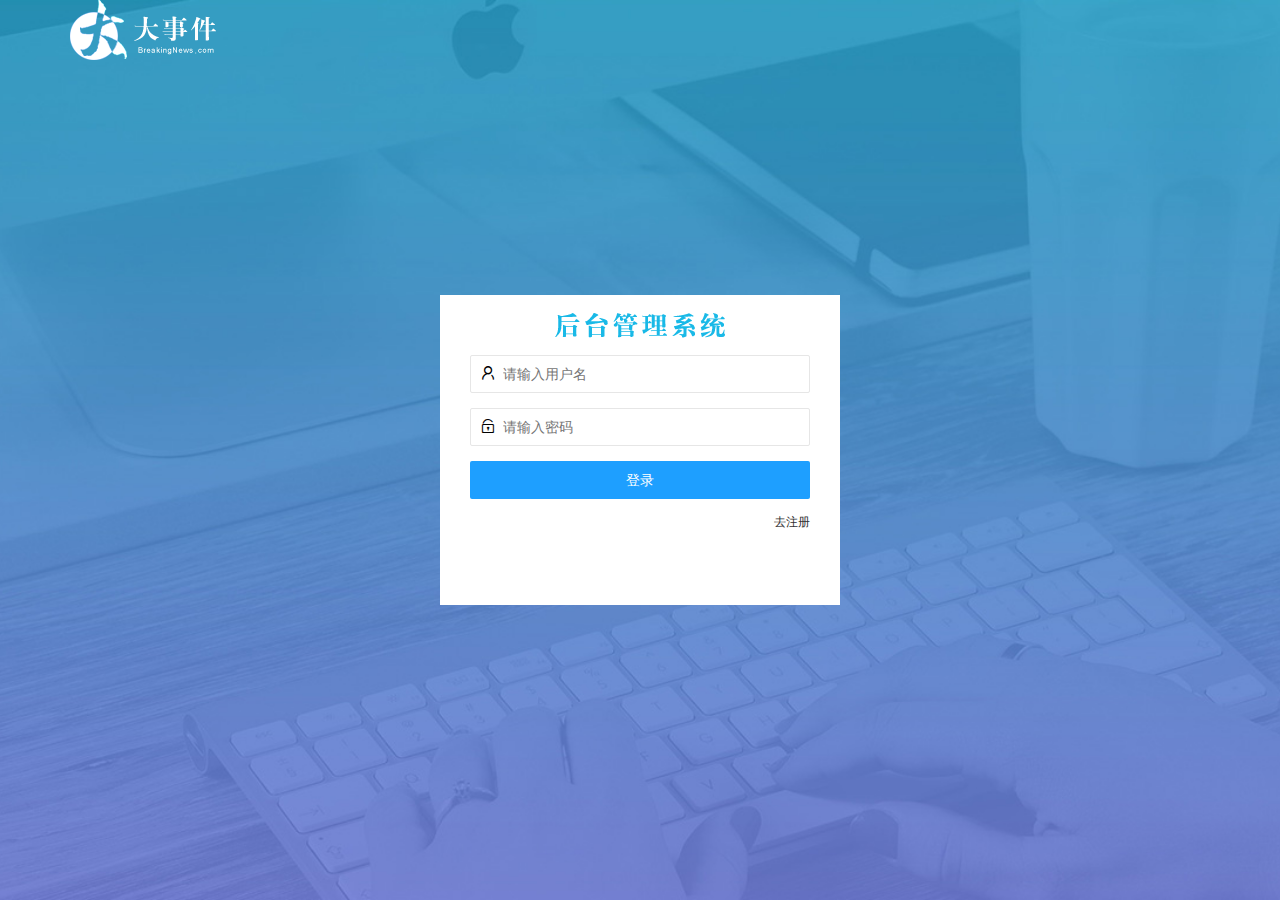
<file: login.html>
<!DOCTYPE html>
<html lang="en">

<head>
  <meta charset="UTF-8">
  <meta http-equiv="X-UA-Compatible" content="IE=edge">
  <meta name="viewport" content="width=device-width, initial-scale=1.0">
  <title>登录页面</title>
  <!-- login的样式 -->
  <link rel="stylesheet" href="/assets/css/login.css">
  <!-- layui的样式 -->
  <link rel="stylesheet" href="/assets/lib/layui/css/layui.css">
</head>

<body>
  <!-- 头部logo -->
  <div class="layui-main">
    <img src="/assets/images/logo.png" alt="">
  </div>
  <!-- 登录注册 -->
  <div class="loginAndRegBox">
    <div class="titleBox"></div>
    <!-- 登录 -->
    <div class="login-box">
      <!-- 登录表单 -->
      <form class="layui-form" id="form_login">
        <!-- 用户名 -->
        <div class="layui-form-item">
          <i class="layui-icon layui-icon-username"></i>
          <input type="text" name="username" required lay-verify="required" placeholder="请输入用户名" autocomplete="off"
            class="layui-input">
        </div>
        <!-- 密码 -->
        <div class="layui-form-item">
          <i class="layui-icon layui-icon-password"></i>
          <input type="password" name="password" required lay-verify="required |pwd" placeholder="请输入密码"
            autocomplete="off" class="layui-input">
        </div>
        <!-- 登录按钮 -->
        <div class="layui-form-item">
          <button class="layui-btn layui-btn-fluid layui-btn-normal" lay-submit>登录</button>
        </div>
        <div class="layui-form-item links">
          <a href="javaScript:;" id="link-reg">去注册</a>
        </div>
      </form>
    </div>
    <!-- 注册 -->
    <div class="reg-box">
      <form class="layui-form" id="form_reg">
        <!-- 用户名 -->
        <div class="layui-form-item">
          <i class="layui-icon layui-icon-username"></i>
          <input type="text" name="username" required lay-verify="required" placeholder="请输入用户名" autocomplete="off"
            class="layui-input">
        </div>
        <!-- 密码 -->
        <div class="layui-form-item">
          <i class="layui-icon layui-icon-password"></i>
          <input type="password" name="password" required lay-verify="required|pwd" placeholder="请输入密码"
            autocomplete="off" class="layui-input">
        </div>
        <!-- 重复密码 -->
        <div class="layui-form-item">
          <i class="layui-icon layui-icon-password"></i>
          <input type="password" name="repassword" required lay-verify="required|repwd" placeholder="请重复密码"
            autocomplete="off" class="layui-input">
        </div>
        <!-- 注册按钮 -->
        <div class="layui-form-item">
          <button class="layui-btn layui-btn-fluid layui-btn-normal" lay-submit>确定注册</button>
        </div>
        <div class="layui-form-item links">
          <a href="javaScript:;" id="link-login">去登录</a>
        </div>
      </form>

    </div>
  </div>
  <!-- 导入jquery -->
  <script src="/assets/lib/jquery.js"></script>
  <script src="/assets/js/baseApi.js"></script>
  <!-- 导入自己的js脚本 -->
  <script src="/assets/js/login.js"></script>
  <script src="/assets/lib/layui/layui.all.js"></script>
</body>

</html>
</file>
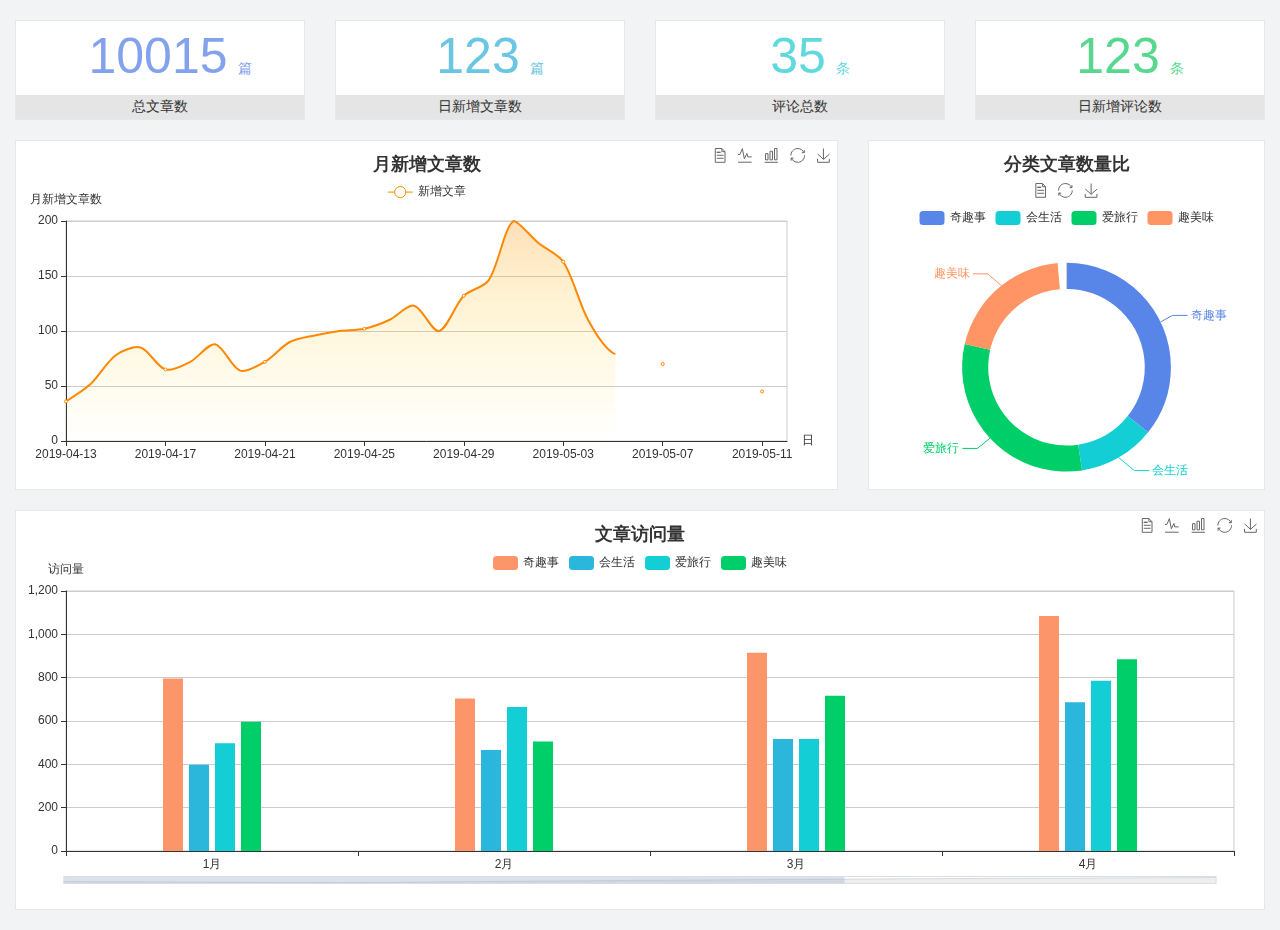
<file: home/dashboard.html>
<!DOCTYPE html>
<html lang="en">

<head>
  <meta charset="UTF-8">
  <meta name="viewport" content="width=device-width, initial-scale=1.0">
  <meta http-equiv="X-UA-Compatible" content="ie=edge">
  <title>图表统计</title>
  <link rel="stylesheet" href="../../assets/lib/bootstrap.css" />
  <link rel="stylesheet" href="../../assets/lib/main.css" />
  <script src="../../assets/lib/jquery.js"></script>
  <script type="text/javascript" src="../../assets/lib/echarts.min.js"></script>
</head>

<body>
  <div class="container-fluid">
    <div class="row spannel_list">
      <div class="col-sm-3 col-xs-6">
        <div class="spannel">
          <em>10015</em><span>篇</span>
          <b>总文章数</b>
        </div>
      </div>
      <div class="col-sm-3 col-xs-6">
        <div class="spannel scolor01">
          <em>123</em><span>篇</span>
          <b>日新增文章数</b>
        </div>
      </div>
      <div class="col-sm-3 col-xs-6">
        <div class="spannel scolor02">
          <em>35</em><span>条</span>
          <b>评论总数</b>
        </div>
      </div>
      <div class="col-sm-3 col-xs-6">
        <div class="spannel scolor03">
          <em>123</em><span>条</span>
          <b>日新增评论数</b>
        </div>
      </div>
    </div>
  </div>

  <div class="container-fluid">
    <div class="row curve-pie">
      <div class="col-lg-8 col-md-8">
        <div class="gragh_pannel" id="curve_show"></div>
      </div>
      <div class="col-lg-4 col-md-4">
        <div class="gragh_pannel" id="pie_show"></div>
      </div>
    </div>
  </div>

  <div class="container-fluid">
    <div class="column_pannel" id="column_show"></div>
  </div>

  <script>
    var oChart = echarts.init(document.getElementById('curve_show'));
    var aList_all = [
      { 'count': 36, 'date': '2019-04-13' },
      { 'count': 52, 'date': '2019-04-14' },
      { 'count': 78, 'date': '2019-04-15' },
      { 'count': 85, 'date': '2019-04-16' },
      { 'count': 65, 'date': '2019-04-17' },
      { 'count': 72, 'date': '2019-04-18' },
      { 'count': 88, 'date': '2019-04-19' },
      { 'count': 64, 'date': '2019-04-20' },
      { 'count': 72, 'date': '2019-04-21' },
      { 'count': 90, 'date': '2019-04-22' },
      { 'count': 96, 'date': '2019-04-23' },
      { 'count': 100, 'date': '2019-04-24' },
      { 'count': 102, 'date': '2019-04-25' },
      { 'count': 110, 'date': '2019-04-26' },
      { 'count': 123, 'date': '2019-04-27' },
      { 'count': 100, 'date': '2019-04-28' },
      { 'count': 132, 'date': '2019-04-29' },
      { 'count': 146, 'date': '2019-04-30' },
      { 'count': 200, 'date': '2019-05-01' },
      { 'count': 180, 'date': '2019-05-02' },
      { 'count': 163, 'date': '2019-05-03' },
      { 'count': 110, 'date': '2019-05-04' },
      { 'count': 80, 'date': '2019-05-05' },
      { 'count': 82, 'date': '2019-05-06' },
      { 'count': 70, 'date': '2019-05-07' },
      { 'count': 65, 'date': '2019-05-08' },
      { 'count': 54, 'date': '2019-05-09' },
      { 'count': 40, 'date': '2019-05-10' },
      { 'count': 45, 'date': '2019-05-11' },
      { 'count': 38, 'date': '2019-05-12' },
    ];

    let aCount = [];
    let aDate = [];

    for (var i = 0; i < aList_all.length; i++) {
      aCount.push(aList_all[i].count);
      aDate.push(aList_all[i].date);
    }

    var chartopt = {
      title: {
        text: '月新增文章数',
        left: 'center',
        top: '10'
      },
      tooltip: {
        trigger: 'axis'
      },
      legend: {
        data: ['新增文章'],
        top: '40'
      },
      toolbox: {
        show: true,
        feature: {
          mark: { show: true },
          dataView: { show: true, readOnly: false },
          magicType: { show: true, type: ['line', 'bar'] },
          restore: { show: true },
          saveAsImage: { show: true }
        }
      },
      calculable: true,
      xAxis: [
        {
          name: '日',
          type: 'category',
          boundaryGap: false,
          data: aDate
        }
      ],
      yAxis: [
        {
          name: '月新增文章数',
          type: 'value'
        }
      ],
      series: [
        {
          name: '新增文章',
          type: 'line',
          smooth: true,
          itemStyle: { normal: { areaStyle: { type: 'default' }, color: '#f80' }, lineStyle: { color: '#f80' } },
          data: aCount
        }],
      areaStyle: {
        normal: {
          color: new echarts.graphic.LinearGradient(0, 0, 0, 1, [{
            offset: 0,
            color: 'rgba(255,136,0,0.39)'
          }, {
            offset: .34,
            color: 'rgba(255,180,0,0.25)'
          }, {
            offset: 1,
            color: 'rgba(255,222,0,0.00)'
          }])

        }
      },
      grid: {
        show: true,
        x: 50,
        x2: 50,
        y: 80,
        height: 220
      }
    };

    oChart.setOption(chartopt);


    var oPie = echarts.init(document.getElementById('pie_show'));
    var oPieopt =
    {
      title: {
        top: 10,
        text: '分类文章数量比',
        x: 'center'
      },
      tooltip: {
        trigger: 'item',
        formatter: "{a} <br/>{b} : {c} ({d}%)"
      },
      color: ['#5885e8', '#13cfd5', '#00ce68', '#ff9565'],
      legend: {
        x: 'center',
        top: 65,
        data: ['奇趣事', '会生活', '爱旅行', '趣美味']
      },
      toolbox: {
        show: true,
        x: 'center',
        top: 35,
        feature: {
          mark: { show: true },
          dataView: { show: true, readOnly: false },
          magicType: {
            show: true,
            type: ['pie', 'funnel'],
            option: {
              funnel: {
                x: '25%',
                width: '50%',
                funnelAlign: 'left',
                max: 1548
              }
            }
          },
          restore: { show: true },
          saveAsImage: { show: true }
        }
      },
      calculable: true,
      series: [
        {
          name: '访问来源',
          type: 'pie',
          radius: ['45%', '60%'],
          center: ['50%', '65%'],
          data: [
            { value: 300, name: '奇趣事' },
            { value: 100, name: '会生活' },
            { value: 260, name: '爱旅行' },
            { value: 180, name: '趣美味' }
          ]
        }
      ]
    };
    oPie.setOption(oPieopt);



    var oColumn = this.echarts.init(document.getElementById('column_show'));
    var oColumnopt =
    {
      title: {
        text: '文章访问量',
        left: 'center',
        top: '10'
      },
      tooltip: {
        trigger: 'axis'
      },
      legend: {
        data: ['奇趣事', '会生活', '爱旅行', '趣美味'],
        top: '40'
      },
      toolbox: {
        show: true,
        feature: {
          mark: { show: true },
          dataView: { show: true, readOnly: false },
          magicType: { show: true, type: ['line', 'bar'] },
          restore: { show: true },
          saveAsImage: { show: true }
        }
      },
      calculable: true,
      xAxis: [
        {
          type: 'category',
          data: ['1月', '2月', '3月', '4月', '5月']
        }
      ],
      yAxis: [
        {
          name: '访问量',
          type: 'value'
        }
      ],
      series: [
        {
          name: '奇趣事',
          type: 'bar',
          barWidth: 20,
          itemStyle: {
            normal: { areaStyle: { type: 'default' }, color: '#fd956a' }
          },
          data: [800, 708, 920, 1090, 1200]
        },
        {
          name: '会生活',
          type: 'bar',
          barWidth: 20,
          itemStyle: {
            normal: { areaStyle: { type: 'default' }, color: '#2bb6db' }
          },
          data: [400, 468, 520, 690, 800]
        },
        {
          name: '爱旅行',
          type: 'bar',
          barWidth: 20,
          itemStyle: {
            normal: { areaStyle: { type: 'default' }, color: '#13cfd5' }
          },
          data: [500, 668, 520, 790, 900]
        },
        {
          name: '趣美味',
          type: 'bar',
          barWidth: 20,
          itemStyle: {
            normal: { areaStyle: { type: 'default' }, color: '#00ce68' }
          },
          data: [600, 508, 720, 890, 1000]
        }
      ],
      grid: {
        show: true,
        x: 50,
        x2: 30,
        y: 80,
        height: 260
      },
      dataZoom: [//给x轴设置滚动条
        {
          start: 0,//默认为0
          end: 100 - 1000 / 31,//默认为100
          type: 'slider',
          show: true,
          xAxisIndex: [0],
          handleSize: 0,//滑动条的 左右2个滑动条的大小
          height: 8,//组件高度
          left: 45, //左边的距离
          right: 50,//右边的距离
          bottom: 26,//右边的距离
          handleColor: '#ddd',//h滑动图标的颜色
          handleStyle: {
            borderColor: "#cacaca",
            borderWidth: "1",
            shadowBlur: 2,
            background: "#ddd",
            shadowColor: "#ddd",
          }
        }]
    };
    oColumn.setOption(oColumnopt);
  </script>
</body>

</html>
</file>
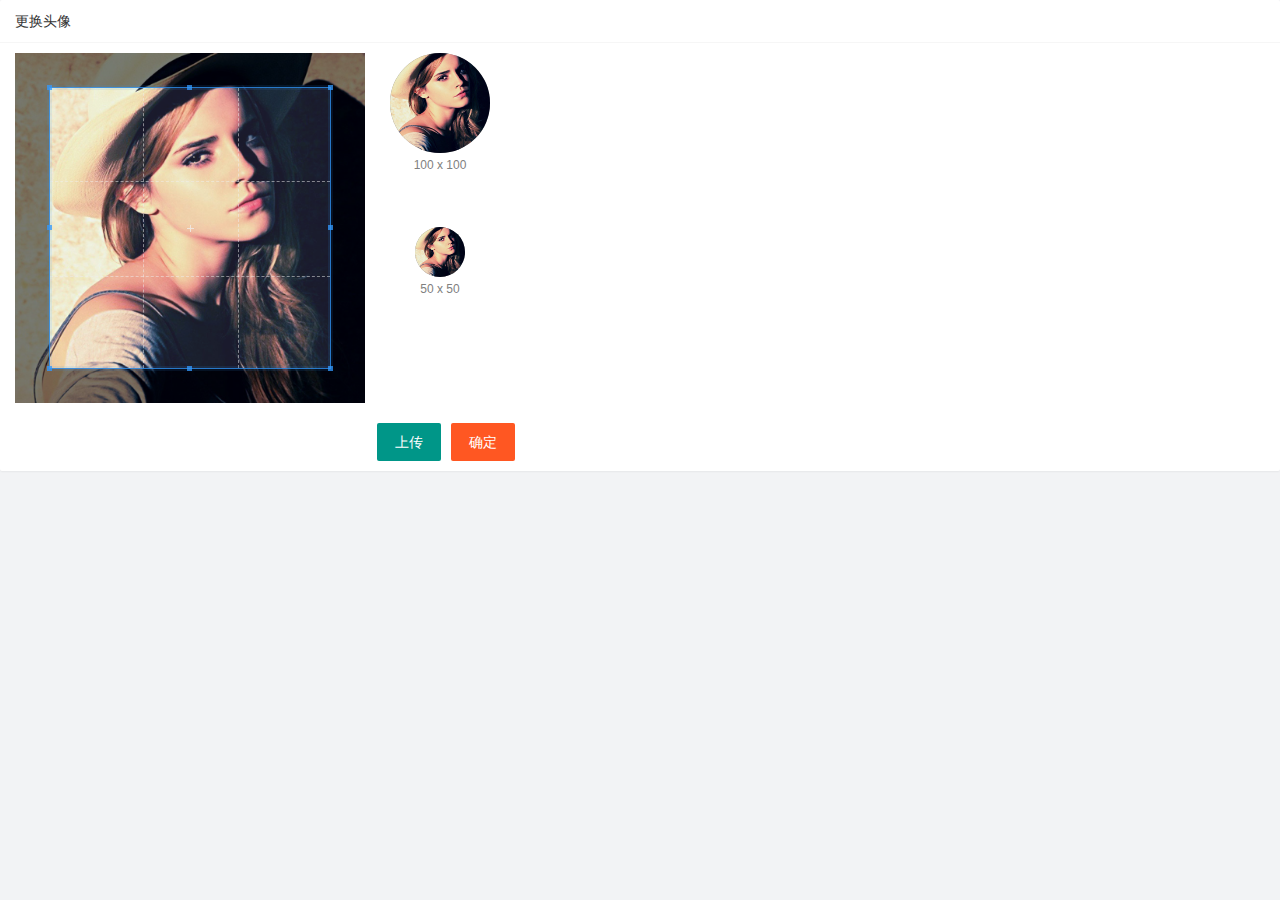
<file: user/user_avatar.html>
<!DOCTYPE html>
<html lang="en">

<head>
  <meta charset="UTF-8">
  <meta http-equiv="X-UA-Compatible" content="IE=edge">
  <meta name="viewport" content="width=device-width, initial-scale=1.0">
  <title>Document</title>
  <link rel="stylesheet" href="/assets/css/user_avatar.css">
  <link rel="stylesheet" href="/assets/lib/layui/css/layui.css">
  <link rel="stylesheet" href="/assets/lib/cropper/cropper.css" />
</head>

<body>
  <!-- 卡片区域 -->
  <div class="layui-card">
    <div class="layui-card-header">更换头像</div>
    <div class="layui-card-body">
      <input type="file" accept=".png,.jpg" id="file">
      <!-- 第一行的图片裁剪和预览区域 -->
      <div class="row1">
        <!-- 图片裁剪区域 -->
        <div class="cropper-box">
          <!-- 这个 img 标签很重要，将来会把它初始化为裁剪区域 -->
          <img id="image" src="/assets/images/sample.jpg" />
        </div>
        <!-- 图片的预览区域 -->
        <div class="preview-box">
          <div>
            <!-- 宽高为 100px 的预览区域 -->
            <div class="img-preview w100"></div>
            <p class="size">100 x 100</p>
          </div>
          <div>
            <!-- 宽高为 50px 的预览区域 -->
            <div class="img-preview w50"></div>
            <p class="size">50 x 50</p>
          </div>
        </div>
      </div>

      <!-- 第二行的按钮区域 -->
      <div class="row2">
        <button type="button" class="layui-btn" id="btnChooseImage">上传</button>
        <button type="button" class="layui-btn layui-btn-danger" id="btnUpload">确定</button>
      </div>
    </div>
  </div>
  <script src="/assets/lib/layui/layui.all.js"></script>
  <script src="/assets/lib/jquery.js"></script>
  <script src="/assets/lib/cropper/Cropper.js"></script>
  <script src="/assets/lib/cropper/jquery-cropper.js"></script>
  <script src="/assets/js/baseApi.js"></script>
  <script src="/assets/js/user/user_avatar.js"></script>
</body>

</html>
</file>
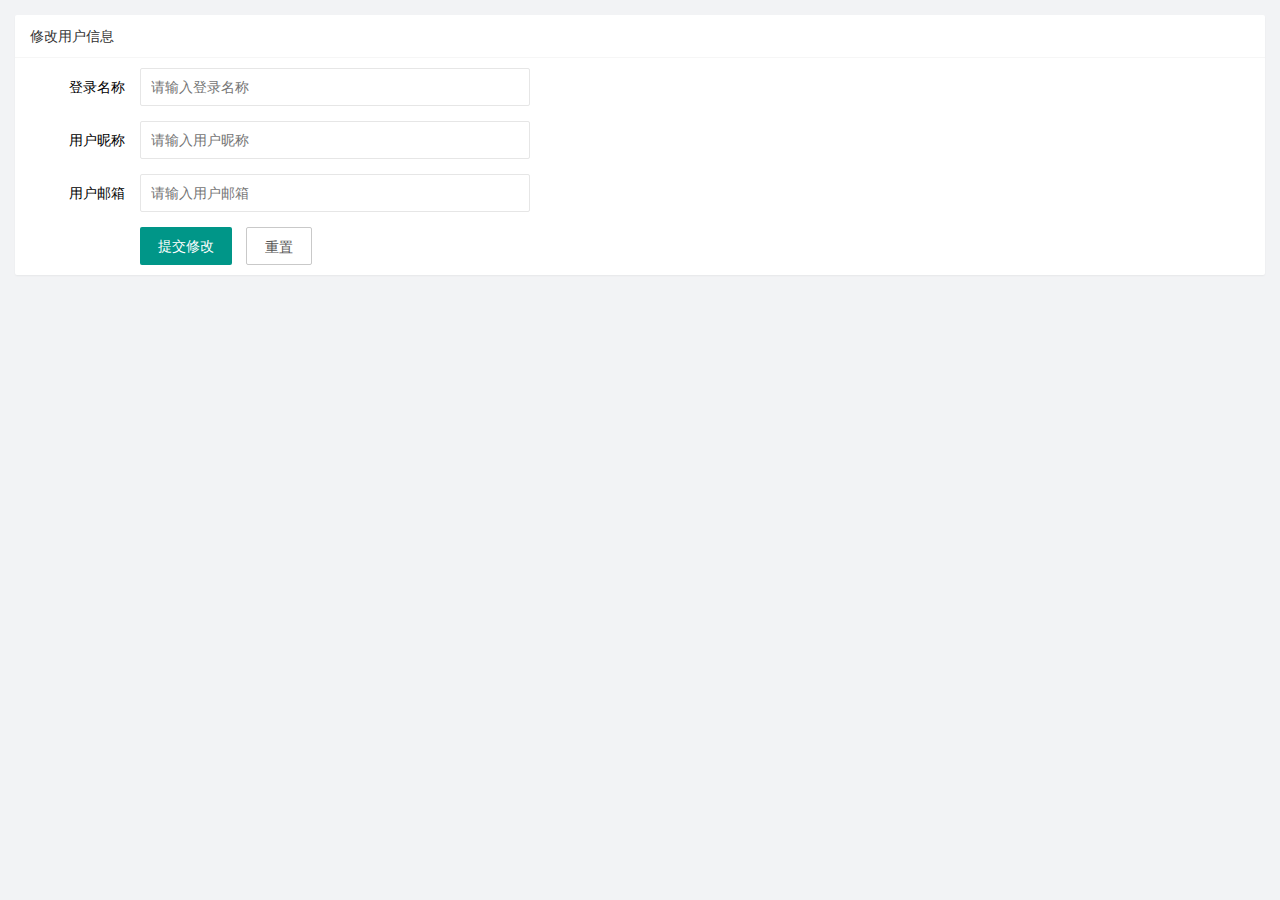
<file: user/user_info.html>
<!DOCTYPE html>
<html lang="en">

<head>
  <meta charset="UTF-8">
  <meta http-equiv="X-UA-Compatible" content="IE=edge">
  <meta name="viewport" content="width=device-width, initial-scale=1.0">
  <title>Document</title>
  <link rel="stylesheet" href="/assets/lib/layui/css/layui.css">
  <link rel="stylesheet" href="/assets/css/user_info.css">
</head>

<body>
  <!-- 卡片区域 -->
  <div class="layui-card">
    <div class="layui-card-header">修改用户信息</div>
    <div class="layui-card-body">
      <!-- form表单区域 -->
      <form class="layui-form" lay-filter="formUserInfo">
        <!-- 隐藏输入框 -->
        <input type="hidden" value="" name="id">

        <!-- 登录名称 -->
        <div class="layui-form-item">
          <label class="layui-form-label">登录名称</label>
          <div class="layui-input-block">
            <input type="text" name="username" required lay-verify="required" placeholder="请输入登录名称" autocomplete="off"
              class="layui-input" readonly>
          </div>
        </div>
        <!-- 用户昵称 -->
        <div class="layui-form-item">
          <label class="layui-form-label">用户昵称</label>
          <div class="layui-input-block">
            <input type="text" name="nickname" required lay-verify="required|nickname" placeholder="请输入用户昵称"
              autocomplete="off" class="layui-input">
          </div>
        </div>
        <!-- 用户邮箱 -->
        <div class="layui-form-item">
          <label class="layui-form-label">用户邮箱</label>
          <div class="layui-input-block">
            <input type="text" name="email" required lay-verify="required|email" placeholder="请输入用户邮箱"
              autocomplete="off" class="layui-input">
          </div>
        </div>
        <div class="layui-input-block">
          <button class="layui-btn" lay-submit lay-filter="formDemo">提交修改</button>
          <button id="btnReset" type="reset" class="layui-btn layui-btn-primary">重置</button>
        </div>
      </form>
    </div>
  </div>
  <script src="/assets/lib/layui/layui.all.js"></script>
  <script src="/assets/lib/jquery.js"></script>
  <script src="/assets/js/baseApi.js"></script>
  <script src="/assets/js/user/user_info.js"></script>
</body>

</html>
</file>
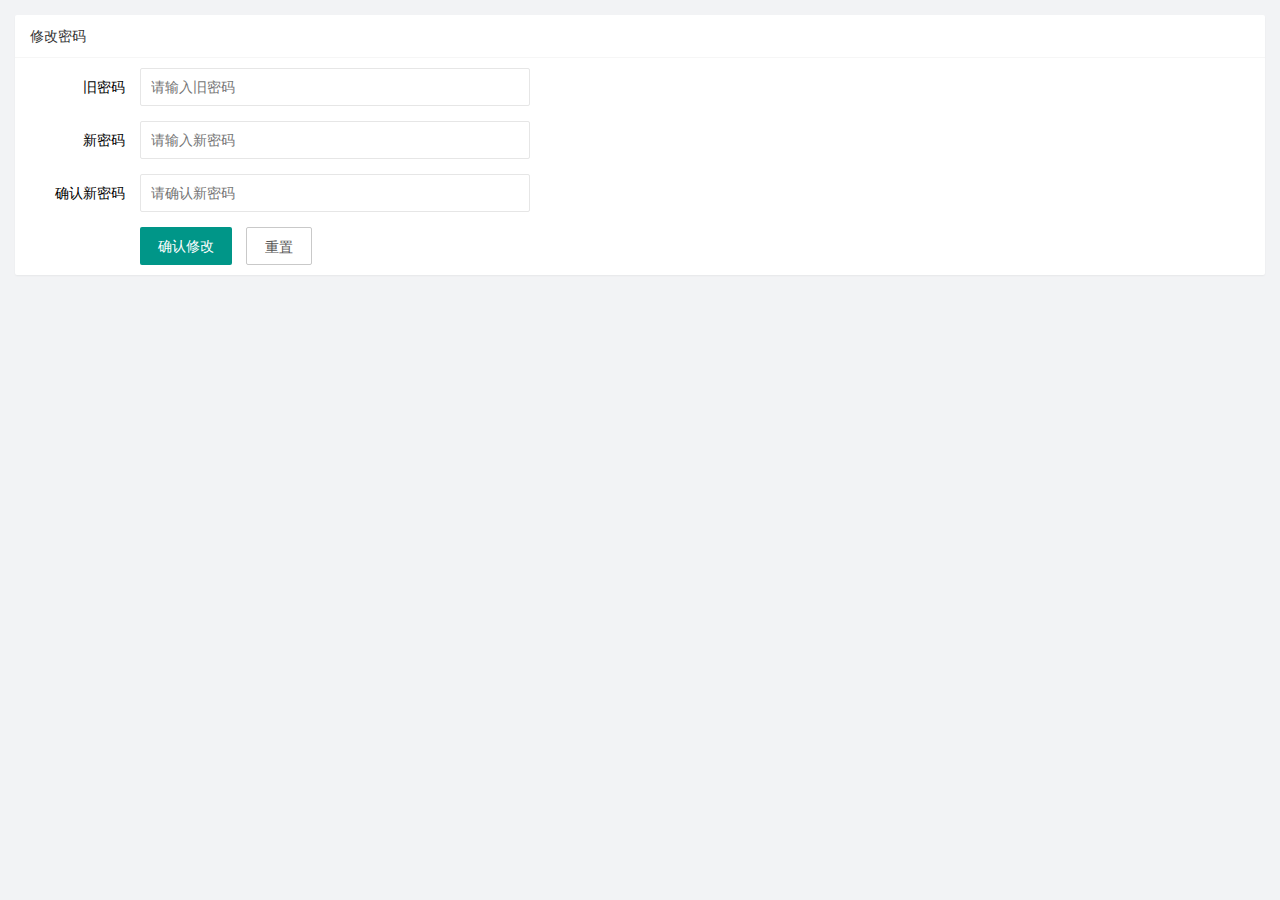
<file: user/user_pwd.html>
<!DOCTYPE html>
<html lang="en">

<head>
  <meta charset="UTF-8">
  <meta http-equiv="X-UA-Compatible" content="IE=edge">
  <meta name="viewport" content="width=device-width, initial-scale=1.0">
  <title>Document</title>
  <link rel="stylesheet" href="/assets/lib/layui/css/layui.css">
  <link rel="stylesheet" href="/assets/css/user_pwd.css">
</head>

<body>
  <!-- 卡片区域 -->
  <div class="layui-card">
    <div class="layui-card-header">修改密码</div>
    <div class="layui-card-body">
      <!-- 表单区域 -->
      <form class="layui-form">
        <!-- 旧密码 -->
        <div class="layui-form-item">
          <label class="layui-form-label">旧密码</label>
          <div class="layui-input-block">
            <input type="password" name="oldpwd" required lay-verify="required|pass" placeholder="请输入旧密码"
              autocomplete="off" class="layui-input">
          </div>
        </div>
        <!-- 新密码 -->
        <div class="layui-form-item">
          <label class="layui-form-label">新密码</label>
          <div class="layui-input-block">
            <input type="password" name="newpwd" required lay-verify="required|pass|compass" placeholder="请输入新密码"
              autocomplete="off" class="layui-input">
          </div>
        </div>
        <!-- 确认新密码 -->
        <div class="layui-form-item">
          <label class="layui-form-label">确认新密码</label>
          <div class="layui-input-block">
            <input type="password" name="ascpwd" required lay-verify="required|pass|comNewpass" placeholder="请确认新密码"
              autocomplete="off" class="layui-input">
          </div>
        </div>
        <!-- 提交和重置 -->
        <div class="layui-input-block">
          <button class="layui-btn" lay-submit lay-filter="formDemo">确认修改</button>
          <button type="reset" class="layui-btn layui-btn-primary">重置</button>
        </div>
      </form>
    </div>
  </div>

  <script src="/assets/lib/layui/layui.all.js"></script>
  <script src="/assets/lib/jquery.js"></script>
  <script src="/assets/js/baseApi.js"></script>
  <script src="/assets/js/user/user_pwd.js"></script>
</body>

</html>
</file>
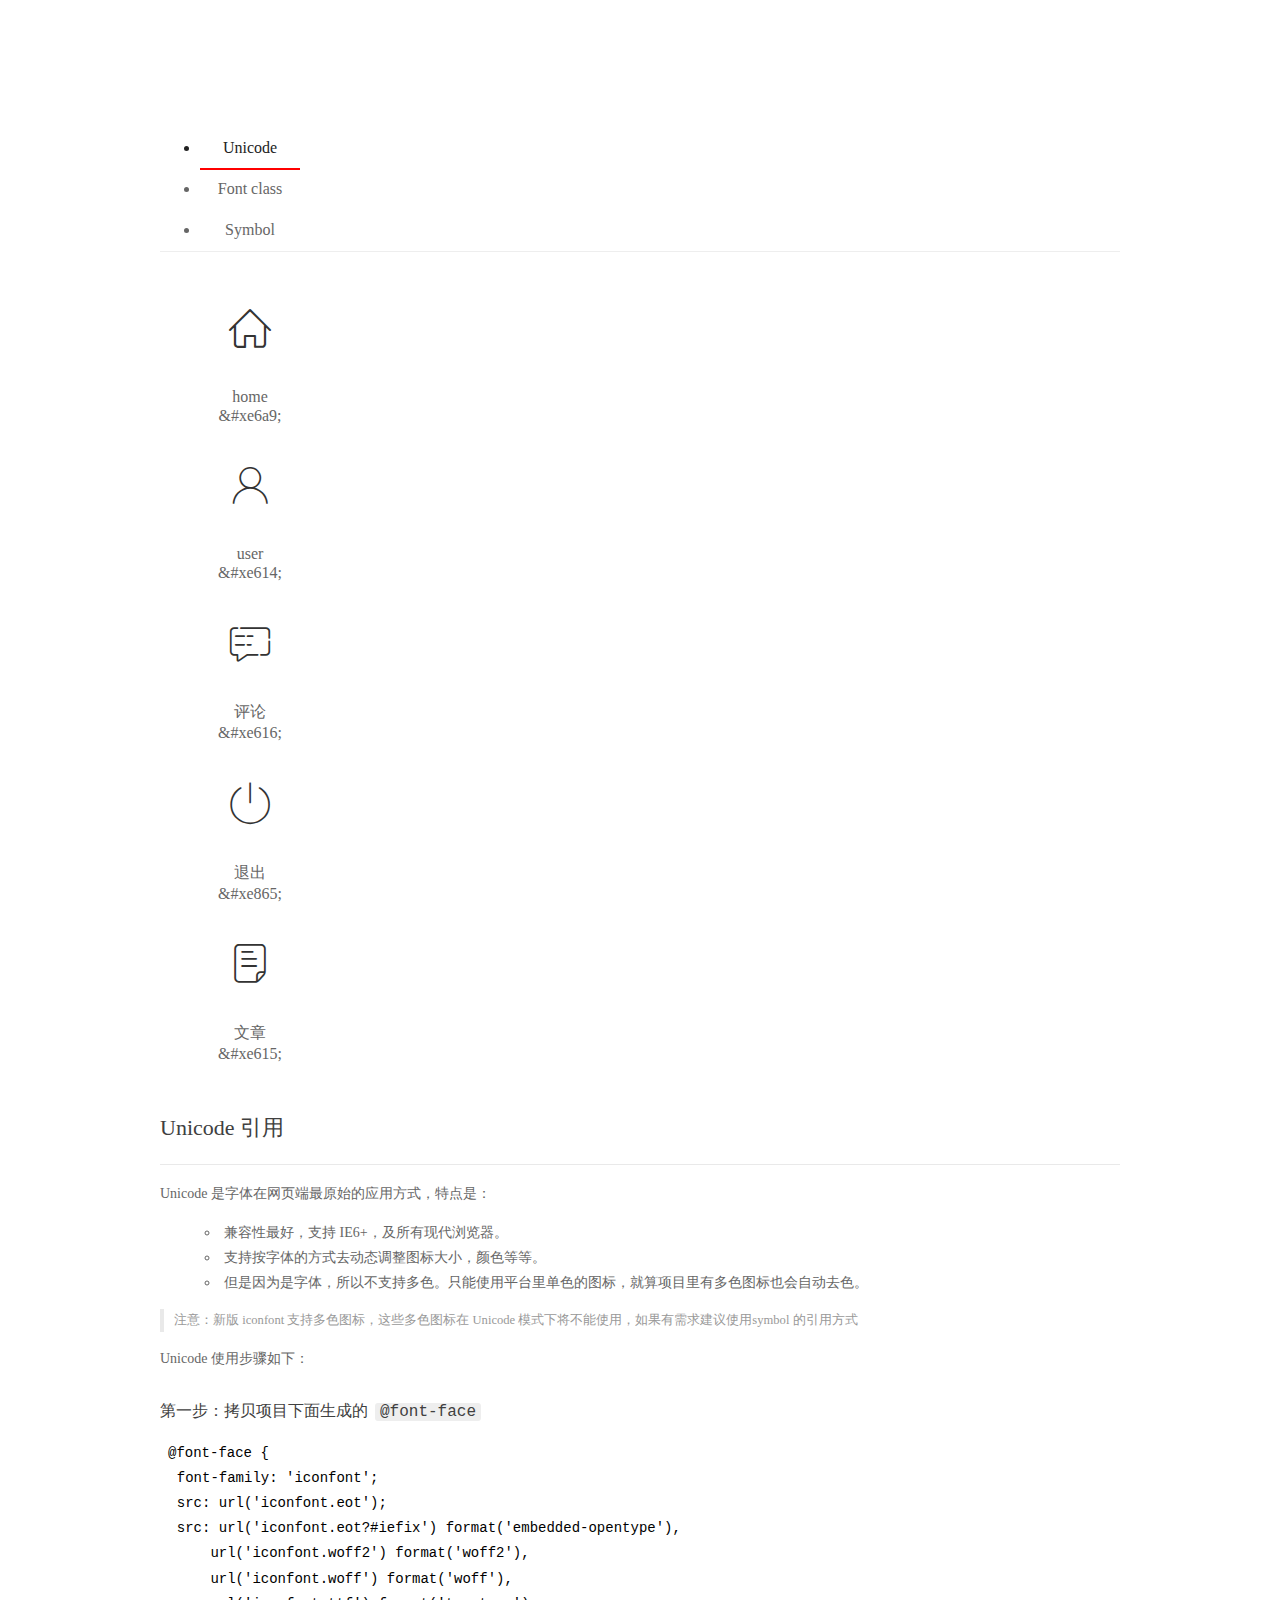
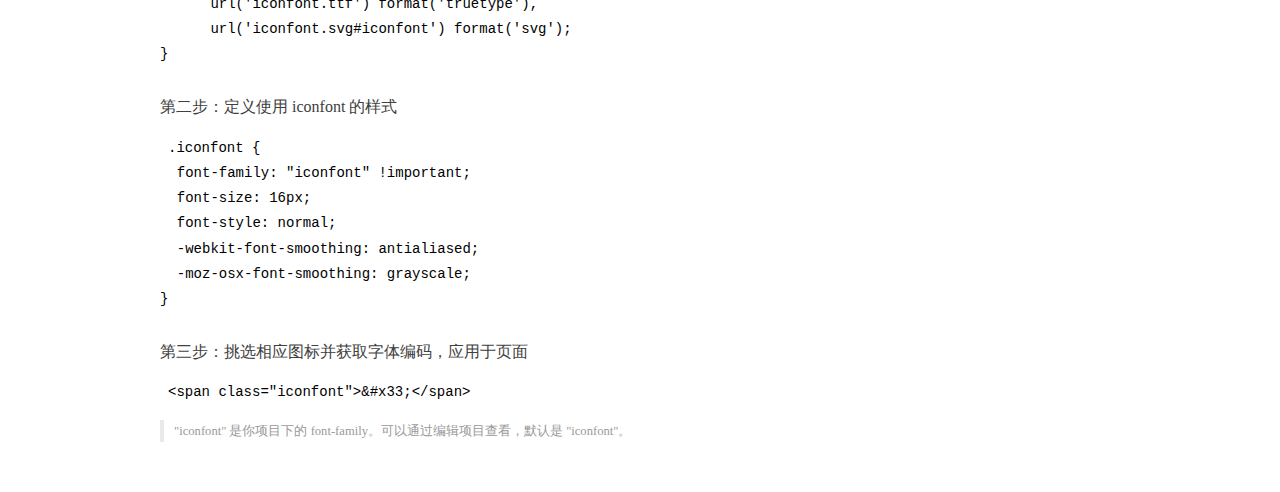
<file: assets/fonts/demo_index.html>
<!DOCTYPE html>
<html>
<head>
  <meta charset="utf-8"/>
  <title>IconFont Demo</title>
  <link rel="shortcut icon" href="https://gtms04.alicdn.com/tps/i4/TB1_oz6GVXXXXaFXpXXJDFnIXXX-64-64.ico" type="image/x-icon"/>
  <link rel="stylesheet" href="https://g.alicdn.com/thx/cube/1.3.2/cube.min.css">
  <link rel="stylesheet" href="demo.css">
  <link rel="stylesheet" href="iconfont.css">
  <script src="iconfont.js"></script>
  <!-- jQuery -->
  <script src="https://a1.alicdn.com/oss/uploads/2018/12/26/7bfddb60-08e8-11e9-9b04-53e73bb6408b.js"></script>
  <!-- 代码高亮 -->
  <script src="https://a1.alicdn.com/oss/uploads/2018/12/26/a3f714d0-08e6-11e9-8a15-ebf944d7534c.js"></script>
</head>
<body>
  <div class="main">
    <h1 class="logo"><a href="https://www.iconfont.cn/" title="iconfont 首页" target="_blank">&#xe86b;</a></h1>
    <div class="nav-tabs">
      <ul id="tabs" class="dib-box">
        <li class="dib active"><span>Unicode</span></li>
        <li class="dib"><span>Font class</span></li>
        <li class="dib"><span>Symbol</span></li>
      </ul>
      
    </div>
    <div class="tab-container">
      <div class="content unicode" style="display: block;">
          <ul class="icon_lists dib-box">
          
            <li class="dib">
              <span class="icon iconfont">&#xe6a9;</span>
                <div class="name">home</div>
                <div class="code-name">&amp;#xe6a9;</div>
              </li>
          
            <li class="dib">
              <span class="icon iconfont">&#xe614;</span>
                <div class="name">user</div>
                <div class="code-name">&amp;#xe614;</div>
              </li>
          
            <li class="dib">
              <span class="icon iconfont">&#xe616;</span>
                <div class="name">评论</div>
                <div class="code-name">&amp;#xe616;</div>
              </li>
          
            <li class="dib">
              <span class="icon iconfont">&#xe865;</span>
                <div class="name">退出</div>
                <div class="code-name">&amp;#xe865;</div>
              </li>
          
            <li class="dib">
              <span class="icon iconfont">&#xe615;</span>
                <div class="name">文章</div>
                <div class="code-name">&amp;#xe615;</div>
              </li>
          
          </ul>
          <div class="article markdown">
          <h2 id="unicode-">Unicode 引用</h2>
          <hr>

          <p>Unicode 是字体在网页端最原始的应用方式，特点是：</p>
          <ul>
            <li>兼容性最好，支持 IE6+，及所有现代浏览器。</li>
            <li>支持按字体的方式去动态调整图标大小，颜色等等。</li>
            <li>但是因为是字体，所以不支持多色。只能使用平台里单色的图标，就算项目里有多色图标也会自动去色。</li>
          </ul>
          <blockquote>
            <p>注意：新版 iconfont 支持多色图标，这些多色图标在 Unicode 模式下将不能使用，如果有需求建议使用symbol 的引用方式</p>
          </blockquote>
          <p>Unicode 使用步骤如下：</p>
          <h3 id="-font-face">第一步：拷贝项目下面生成的 <code>@font-face</code></h3>
<pre><code class="language-css"
>@font-face {
  font-family: 'iconfont';
  src: url('iconfont.eot');
  src: url('iconfont.eot?#iefix') format('embedded-opentype'),
      url('iconfont.woff2') format('woff2'),
      url('iconfont.woff') format('woff'),
      url('iconfont.ttf') format('truetype'),
      url('iconfont.svg#iconfont') format('svg');
}
</code></pre>
          <h3 id="-iconfont-">第二步：定义使用 iconfont 的样式</h3>
<pre><code class="language-css"
>.iconfont {
  font-family: "iconfont" !important;
  font-size: 16px;
  font-style: normal;
  -webkit-font-smoothing: antialiased;
  -moz-osx-font-smoothing: grayscale;
}
</code></pre>
          <h3 id="-">第三步：挑选相应图标并获取字体编码，应用于页面</h3>
<pre>
<code class="language-html"
>&lt;span class="iconfont"&gt;&amp;#x33;&lt;/span&gt;
</code></pre>
          <blockquote>
            <p>"iconfont" 是你项目下的 font-family。可以通过编辑项目查看，默认是 "iconfont"。</p>
          </blockquote>
          </div>
      </div>
      <div class="content font-class">
        <ul class="icon_lists dib-box">
          
          <li class="dib">
            <span class="icon iconfont icon-home"></span>
            <div class="name">
              home
            </div>
            <div class="code-name">.icon-home
            </div>
          </li>
          
          <li class="dib">
            <span class="icon iconfont icon-user"></span>
            <div class="name">
              user
            </div>
            <div class="code-name">.icon-user
            </div>
          </li>
          
          <li class="dib">
            <span class="icon iconfont icon-pinglun"></span>
            <div class="name">
              评论
            </div>
            <div class="code-name">.icon-pinglun
            </div>
          </li>
          
          <li class="dib">
            <span class="icon iconfont icon-tuichu"></span>
            <div class="name">
              退出
            </div>
            <div class="code-name">.icon-tuichu
            </div>
          </li>
          
          <li class="dib">
            <span class="icon iconfont icon-16"></span>
            <div class="name">
              文章
            </div>
            <div class="code-name">.icon-16
            </div>
          </li>
          
        </ul>
        <div class="article markdown">
        <h2 id="font-class-">font-class 引用</h2>
        <hr>

        <p>font-class 是 Unicode 使用方式的一种变种，主要是解决 Unicode 书写不直观，语意不明确的问题。</p>
        <p>与 Unicode 使用方式相比，具有如下特点：</p>
        <ul>
          <li>兼容性良好，支持 IE8+，及所有现代浏览器。</li>
          <li>相比于 Unicode 语意明确，书写更直观。可以很容易分辨这个 icon 是什么。</li>
          <li>因为使用 class 来定义图标，所以当要替换图标时，只需要修改 class 里面的 Unicode 引用。</li>
          <li>不过因为本质上还是使用的字体，所以多色图标还是不支持的。</li>
        </ul>
        <p>使用步骤如下：</p>
        <h3 id="-fontclass-">第一步：引入项目下面生成的 fontclass 代码：</h3>
<pre><code class="language-html">&lt;link rel="stylesheet" href="./iconfont.css"&gt;
</code></pre>
        <h3 id="-">第二步：挑选相应图标并获取类名，应用于页面：</h3>
<pre><code class="language-html">&lt;span class="iconfont icon-xxx"&gt;&lt;/span&gt;
</code></pre>
        <blockquote>
          <p>"
            iconfont" 是你项目下的 font-family。可以通过编辑项目查看，默认是 "iconfont"。</p>
        </blockquote>
      </div>
      </div>
      <div class="content symbol">
          <ul class="icon_lists dib-box">
          
            <li class="dib">
                <svg class="icon svg-icon" aria-hidden="true">
                  <use xlink:href="#icon-home"></use>
                </svg>
                <div class="name">home</div>
                <div class="code-name">#icon-home</div>
            </li>
          
            <li class="dib">
                <svg class="icon svg-icon" aria-hidden="true">
                  <use xlink:href="#icon-user"></use>
                </svg>
                <div class="name">user</div>
                <div class="code-name">#icon-user</div>
            </li>
          
            <li class="dib">
                <svg class="icon svg-icon" aria-hidden="true">
                  <use xlink:href="#icon-pinglun"></use>
                </svg>
                <div class="name">评论</div>
                <div class="code-name">#icon-pinglun</div>
            </li>
          
            <li class="dib">
                <svg class="icon svg-icon" aria-hidden="true">
                  <use xlink:href="#icon-tuichu"></use>
                </svg>
                <div class="name">退出</div>
                <div class="code-name">#icon-tuichu</div>
            </li>
          
            <li class="dib">
                <svg class="icon svg-icon" aria-hidden="true">
                  <use xlink:href="#icon-16"></use>
                </svg>
                <div class="name">文章</div>
                <div class="code-name">#icon-16</div>
            </li>
          
          </ul>
          <div class="article markdown">
          <h2 id="symbol-">Symbol 引用</h2>
          <hr>

          <p>这是一种全新的使用方式，应该说这才是未来的主流，也是平台目前推荐的用法。相关介绍可以参考这篇<a href="">文章</a>
            这种用法其实是做了一个 SVG 的集合，与另外两种相比具有如下特点：</p>
          <ul>
            <li>支持多色图标了，不再受单色限制。</li>
            <li>通过一些技巧，支持像字体那样，通过 <code>font-size</code>, <code>color</code> 来调整样式。</li>
            <li>兼容性较差，支持 IE9+，及现代浏览器。</li>
            <li>浏览器渲染 SVG 的性能一般，还不如 png。</li>
          </ul>
          <p>使用步骤如下：</p>
          <h3 id="-symbol-">第一步：引入项目下面生成的 symbol 代码：</h3>
<pre><code class="language-html">&lt;script src="./iconfont.js"&gt;&lt;/script&gt;
</code></pre>
          <h3 id="-css-">第二步：加入通用 CSS 代码（引入一次就行）：</h3>
<pre><code class="language-html">&lt;style&gt;
.icon {
  width: 1em;
  height: 1em;
  vertical-align: -0.15em;
  fill: currentColor;
  overflow: hidden;
}
&lt;/style&gt;
</code></pre>
          <h3 id="-">第三步：挑选相应图标并获取类名，应用于页面：</h3>
<pre><code class="language-html">&lt;svg class="icon" aria-hidden="true"&gt;
  &lt;use xlink:href="#icon-xxx"&gt;&lt;/use&gt;
&lt;/svg&gt;
</code></pre>
          </div>
      </div>

    </div>
  </div>
  <script>
  $(document).ready(function () {
      $('.tab-container .content:first').show()

      $('#tabs li').click(function (e) {
        var tabContent = $('.tab-container .content')
        var index = $(this).index()

        if ($(this).hasClass('active')) {
          return
        } else {
          $('#tabs li').removeClass('active')
          $(this).addClass('active')

          tabContent.hide().eq(index).fadeIn()
        }
      })
    })
  </script>
</body>
</html>
</file>
<file: assets/css/login.css>
html, body {
  margin: 0;
  padding: 0;
  height: 100%;
  width: 100%;
  background: url("/assets/images/login_bg.jpg") no-repeat center;
  background-size: cover;
}
/* 登录背景 */
.loginAndRegBox {
  width: 400px;
  height: 310px;
  background-color: #fff;
  position: absolute;
  left: 50%;
  top: 50%;
  transform: translate(-50%,-50%);
}
/* 登录框标题 */
.titleBox {
  height: 60px;
  background: url('/assets/images/login_title.png') no-repeat center;
}
/* 隐藏注册页面 */
.reg-box {
  display: none;
}
/* 所以的行左右30px */
.layui-form {
  padding: 0 30px;
}
/* 去注册文字居右 */
.links {
display: flex;
justify-content: flex-end;
}
/* 去注册文字大小 */
.links a {
  font-size: 12px;
}
.layui-form-item {
  position: relative;
}
/* 改变icon的位置 */
.layui-icon {
  position: absolute;
  left: 10px;
  top: 10px;
}
/* 输入框中的文字向32 */
.layui-form-item .layui-input {
  padding-left: 32px;
}
</file>
<file: assets/lib/layui/css/layui.css>
/** layui-v2.5.5 MIT License By https://www.layui.com */
 .layui-inline,img{display:inline-block;vertical-align:middle}h1,h2,h3,h4,h5,h6{font-weight:400}.layui-edge,.layui-header,.layui-inline,.layui-main{position:relative}.layui-body,.layui-edge,.layui-elip{overflow:hidden}.layui-btn,.layui-edge,.layui-inline,img{vertical-align:middle}.layui-btn,.layui-disabled,.layui-icon,.layui-unselect{-moz-user-select:none;-webkit-user-select:none;-ms-user-select:none}.layui-elip,.layui-form-checkbox span,.layui-form-pane .layui-form-label{text-overflow:ellipsis;white-space:nowrap}.layui-breadcrumb,.layui-tree-btnGroup{visibility:hidden}blockquote,body,button,dd,div,dl,dt,form,h1,h2,h3,h4,h5,h6,input,li,ol,p,pre,td,textarea,th,ul{margin:0;padding:0;-webkit-tap-highlight-color:rgba(0,0,0,0)}a:active,a:hover{outline:0}img{border:none}li{list-style:none}table{border-collapse:collapse;border-spacing:0}h4,h5,h6{font-size:100%}button,input,optgroup,option,select,textarea{font-family:inherit;font-size:inherit;font-style:inherit;font-weight:inherit;outline:0}pre{white-space:pre-wrap;white-space:-moz-pre-wrap;white-space:-pre-wrap;white-space:-o-pre-wrap;word-wrap:break-word}body{line-height:24px;font:14px Helvetica Neue,Helvetica,PingFang SC,Tahoma,Arial,sans-serif}hr{height:1px;margin:10px 0;border:0;clear:both}a{color:#333;text-decoration:none}a:hover{color:#777}a cite{font-style:normal;*cursor:pointer}.layui-border-box,.layui-border-box *{box-sizing:border-box}.layui-box,.layui-box *{box-sizing:content-box}.layui-clear{clear:both;*zoom:1}.layui-clear:after{content:'\20';clear:both;*zoom:1;display:block;height:0}.layui-inline{*display:inline;*zoom:1}.layui-edge{display:inline-block;width:0;height:0;border-width:6px;border-style:dashed;border-color:transparent}.layui-edge-top{top:-4px;border-bottom-color:#999;border-bottom-style:solid}.layui-edge-right{border-left-color:#999;border-left-style:solid}.layui-edge-bottom{top:2px;border-top-color:#999;border-top-style:solid}.layui-edge-left{border-right-color:#999;border-right-style:solid}.layui-disabled,.layui-disabled:hover{color:#d2d2d2!important;cursor:not-allowed!important}.layui-circle{border-radius:100%}.layui-show{display:block!important}.layui-hide{display:none!important}@font-face{font-family:layui-icon;src:url(../font/iconfont.eot?v=250);src:url(../font/iconfont.eot?v=250#iefix) format('embedded-opentype'),url(../font/iconfont.woff2?v=250) format('woff2'),url(../font/iconfont.woff?v=250) format('woff'),url(../font/iconfont.ttf?v=250) format('truetype'),url(../font/iconfont.svg?v=250#layui-icon) format('svg')}.layui-icon{font-family:layui-icon!important;font-size:16px;font-style:normal;-webkit-font-smoothing:antialiased;-moz-osx-font-smoothing:grayscale}.layui-icon-reply-fill:before{content:"\e611"}.layui-icon-set-fill:before{content:"\e614"}.layui-icon-menu-fill:before{content:"\e60f"}.layui-icon-search:before{content:"\e615"}.layui-icon-share:before{content:"\e641"}.layui-icon-set-sm:before{content:"\e620"}.layui-icon-engine:before{content:"\e628"}.layui-icon-close:before{content:"\1006"}.layui-icon-close-fill:before{content:"\1007"}.layui-icon-chart-screen:before{content:"\e629"}.layui-icon-star:before{content:"\e600"}.layui-icon-circle-dot:before{content:"\e617"}.layui-icon-chat:before{content:"\e606"}.layui-icon-release:before{content:"\e609"}.layui-icon-list:before{content:"\e60a"}.layui-icon-chart:before{content:"\e62c"}.layui-icon-ok-circle:before{content:"\1005"}.layui-icon-layim-theme:before{content:"\e61b"}.layui-icon-table:before{content:"\e62d"}.layui-icon-right:before{content:"\e602"}.layui-icon-left:before{content:"\e603"}.layui-icon-cart-simple:before{content:"\e698"}.layui-icon-face-cry:before{content:"\e69c"}.layui-icon-face-smile:before{content:"\e6af"}.layui-icon-survey:before{content:"\e6b2"}.layui-icon-tree:before{content:"\e62e"}.layui-icon-upload-circle:before{content:"\e62f"}.layui-icon-add-circle:before{content:"\e61f"}.layui-icon-download-circle:before{content:"\e601"}.layui-icon-templeate-1:before{content:"\e630"}.layui-icon-util:before{content:"\e631"}.layui-icon-face-surprised:before{content:"\e664"}.layui-icon-edit:before{content:"\e642"}.layui-icon-speaker:before{content:"\e645"}.layui-icon-down:before{content:"\e61a"}.layui-icon-file:before{content:"\e621"}.layui-icon-layouts:before{content:"\e632"}.layui-icon-rate-half:before{content:"\e6c9"}.layui-icon-add-circle-fine:before{content:"\e608"}.layui-icon-prev-circle:before{content:"\e633"}.layui-icon-read:before{content:"\e705"}.layui-icon-404:before{content:"\e61c"}.layui-icon-carousel:before{content:"\e634"}.layui-icon-help:before{content:"\e607"}.layui-icon-code-circle:before{content:"\e635"}.layui-icon-water:before{content:"\e636"}.layui-icon-username:before{content:"\e66f"}.layui-icon-find-fill:before{content:"\e670"}.layui-icon-about:before{content:"\e60b"}.layui-icon-location:before{content:"\e715"}.layui-icon-up:before{content:"\e619"}.layui-icon-pause:before{content:"\e651"}.layui-icon-date:before{content:"\e637"}.layui-icon-layim-uploadfile:before{content:"\e61d"}.layui-icon-delete:before{content:"\e640"}.layui-icon-play:before{content:"\e652"}.layui-icon-top:before{content:"\e604"}.layui-icon-friends:before{content:"\e612"}.layui-icon-refresh-3:before{content:"\e9aa"}.layui-icon-ok:before{content:"\e605"}.layui-icon-layer:before{content:"\e638"}.layui-icon-face-smile-fine:before{content:"\e60c"}.layui-icon-dollar:before{content:"\e659"}.layui-icon-group:before{content:"\e613"}.layui-icon-layim-download:before{content:"\e61e"}.layui-icon-picture-fine:before{content:"\e60d"}.layui-icon-link:before{content:"\e64c"}.layui-icon-diamond:before{content:"\e735"}.layui-icon-log:before{content:"\e60e"}.layui-icon-rate-solid:before{content:"\e67a"}.layui-icon-fonts-del:before{content:"\e64f"}.layui-icon-unlink:before{content:"\e64d"}.layui-icon-fonts-clear:before{content:"\e639"}.layui-icon-triangle-r:before{content:"\e623"}.layui-icon-circle:before{content:"\e63f"}.layui-icon-radio:before{content:"\e643"}.layui-icon-align-center:before{content:"\e647"}.layui-icon-align-right:before{content:"\e648"}.layui-icon-align-left:before{content:"\e649"}.layui-icon-loading-1:before{content:"\e63e"}.layui-icon-return:before{content:"\e65c"}.layui-icon-fonts-strong:before{content:"\e62b"}.layui-icon-upload:before{content:"\e67c"}.layui-icon-dialogue:before{content:"\e63a"}.layui-icon-video:before{content:"\e6ed"}.layui-icon-headset:before{content:"\e6fc"}.layui-icon-cellphone-fine:before{content:"\e63b"}.layui-icon-add-1:before{content:"\e654"}.layui-icon-face-smile-b:before{content:"\e650"}.layui-icon-fonts-html:before{content:"\e64b"}.layui-icon-form:before{content:"\e63c"}.layui-icon-cart:before{content:"\e657"}.layui-icon-camera-fill:before{content:"\e65d"}.layui-icon-tabs:before{content:"\e62a"}.layui-icon-fonts-code:before{content:"\e64e"}.layui-icon-fire:before{content:"\e756"}.layui-icon-set:before{content:"\e716"}.layui-icon-fonts-u:before{content:"\e646"}.layui-icon-triangle-d:before{content:"\e625"}.layui-icon-tips:before{content:"\e702"}.layui-icon-picture:before{content:"\e64a"}.layui-icon-more-vertical:before{content:"\e671"}.layui-icon-flag:before{content:"\e66c"}.layui-icon-loading:before{content:"\e63d"}.layui-icon-fonts-i:before{content:"\e644"}.layui-icon-refresh-1:before{content:"\e666"}.layui-icon-rmb:before{content:"\e65e"}.layui-icon-home:before{content:"\e68e"}.layui-icon-user:before{content:"\e770"}.layui-icon-notice:before{content:"\e667"}.layui-icon-login-weibo:before{content:"\e675"}.layui-icon-voice:before{content:"\e688"}.layui-icon-upload-drag:before{content:"\e681"}.layui-icon-login-qq:before{content:"\e676"}.layui-icon-snowflake:before{content:"\e6b1"}.layui-icon-file-b:before{content:"\e655"}.layui-icon-template:before{content:"\e663"}.layui-icon-auz:before{content:"\e672"}.layui-icon-console:before{content:"\e665"}.layui-icon-app:before{content:"\e653"}.layui-icon-prev:before{content:"\e65a"}.layui-icon-website:before{content:"\e7ae"}.layui-icon-next:before{content:"\e65b"}.layui-icon-component:before{content:"\e857"}.layui-icon-more:before{content:"\e65f"}.layui-icon-login-wechat:before{content:"\e677"}.layui-icon-shrink-right:before{content:"\e668"}.layui-icon-spread-left:before{content:"\e66b"}.layui-icon-camera:before{content:"\e660"}.layui-icon-note:before{content:"\e66e"}.layui-icon-refresh:before{content:"\e669"}.layui-icon-female:before{content:"\e661"}.layui-icon-male:before{content:"\e662"}.layui-icon-password:before{content:"\e673"}.layui-icon-senior:before{content:"\e674"}.layui-icon-theme:before{content:"\e66a"}.layui-icon-tread:before{content:"\e6c5"}.layui-icon-praise:before{content:"\e6c6"}.layui-icon-star-fill:before{content:"\e658"}.layui-icon-rate:before{content:"\e67b"}.layui-icon-template-1:before{content:"\e656"}.layui-icon-vercode:before{content:"\e679"}.layui-icon-cellphone:before{content:"\e678"}.layui-icon-screen-full:before{content:"\e622"}.layui-icon-screen-restore:before{content:"\e758"}.layui-icon-cols:before{content:"\e610"}.layui-icon-export:before{content:"\e67d"}.layui-icon-print:before{content:"\e66d"}.layui-icon-slider:before{content:"\e714"}.layui-icon-addition:before{content:"\e624"}.layui-icon-subtraction:before{content:"\e67e"}.layui-icon-service:before{content:"\e626"}.layui-icon-transfer:before{content:"\e691"}.layui-main{width:1140px;margin:0 auto}.layui-header{z-index:1000;height:60px}.layui-header a:hover{transition:all .5s;-webkit-transition:all .5s}.layui-side{position:fixed;left:0;top:0;bottom:0;z-index:999;width:200px;overflow-x:hidden}.layui-side-scroll{position:relative;width:220px;height:100%;overflow-x:hidden}.layui-body{position:absolute;left:200px;right:0;top:0;bottom:0;z-index:998;width:auto;overflow-y:auto;box-sizing:border-box}.layui-layout-body{overflow:hidden}.layui-layout-admin .layui-header{background-color:#23262E}.layui-layout-admin .layui-side{top:60px;width:200px;overflow-x:hidden}.layui-layout-admin .layui-body{position:fixed;top:60px;bottom:44px}.layui-layout-admin .layui-main{width:auto;margin:0 15px}.layui-layout-admin .layui-footer{position:fixed;left:200px;right:0;bottom:0;height:44px;line-height:44px;padding:0 15px;background-color:#eee}.layui-layout-admin .layui-logo{position:absolute;left:0;top:0;width:200px;height:100%;line-height:60px;text-align:center;color:#009688;font-size:16px}.layui-layout-admin .layui-header .layui-nav{background:0 0}.layui-layout-left{position:absolute!important;left:200px;top:0}.layui-layout-right{position:absolute!important;right:0;top:0}.layui-container{position:relative;margin:0 auto;padding:0 15px;box-sizing:border-box}.layui-fluid{position:relative;margin:0 auto;padding:0 15px}.layui-row:after,.layui-row:before{content:'';display:block;clear:both}.layui-col-lg1,.layui-col-lg10,.layui-col-lg11,.layui-col-lg12,.layui-col-lg2,.layui-col-lg3,.layui-col-lg4,.layui-col-lg5,.layui-col-lg6,.layui-col-lg7,.layui-col-lg8,.layui-col-lg9,.layui-col-md1,.layui-col-md10,.layui-col-md11,.layui-col-md12,.layui-col-md2,.layui-col-md3,.layui-col-md4,.layui-col-md5,.layui-col-md6,.layui-col-md7,.layui-col-md8,.layui-col-md9,.layui-col-sm1,.layui-col-sm10,.layui-col-sm11,.layui-col-sm12,.layui-col-sm2,.layui-col-sm3,.layui-col-sm4,.layui-col-sm5,.layui-col-sm6,.layui-col-sm7,.layui-col-sm8,.layui-col-sm9,.layui-col-xs1,.layui-col-xs10,.layui-col-xs11,.layui-col-xs12,.layui-col-xs2,.layui-col-xs3,.layui-col-xs4,.layui-col-xs5,.layui-col-xs6,.layui-col-xs7,.layui-col-xs8,.layui-col-xs9{position:relative;display:block;box-sizing:border-box}.layui-col-xs1,.layui-col-xs10,.layui-col-xs11,.layui-col-xs12,.layui-col-xs2,.layui-col-xs3,.layui-col-xs4,.layui-col-xs5,.layui-col-xs6,.layui-col-xs7,.layui-col-xs8,.layui-col-xs9{float:left}.layui-col-xs1{width:8.33333333%}.layui-col-xs2{width:16.66666667%}.layui-col-xs3{width:25%}.layui-col-xs4{width:33.33333333%}.layui-col-xs5{width:41.66666667%}.layui-col-xs6{width:50%}.layui-col-xs7{width:58.33333333%}.layui-col-xs8{width:66.66666667%}.layui-col-xs9{width:75%}.layui-col-xs10{width:83.33333333%}.layui-col-xs11{width:91.66666667%}.layui-col-xs12{width:100%}.layui-col-xs-offset1{margin-left:8.33333333%}.layui-col-xs-offset2{margin-left:16.66666667%}.layui-col-xs-offset3{margin-left:25%}.layui-col-xs-offset4{margin-left:33.33333333%}.layui-col-xs-offset5{margin-left:41.66666667%}.layui-col-xs-offset6{margin-left:50%}.layui-col-xs-offset7{margin-left:58.33333333%}.layui-col-xs-offset8{margin-left:66.66666667%}.layui-col-xs-offset9{margin-left:75%}.layui-col-xs-offset10{margin-left:83.33333333%}.layui-col-xs-offset11{margin-left:91.66666667%}.layui-col-xs-offset12{margin-left:100%}@media screen and (max-width:768px){.layui-hide-xs{display:none!important}.layui-show-xs-block{display:block!important}.layui-show-xs-inline{display:inline!important}.layui-show-xs-inline-block{display:inline-block!important}}@media screen and (min-width:768px){.layui-container{width:750px}.layui-hide-sm{display:none!important}.layui-show-sm-block{display:block!important}.layui-show-sm-inline{display:inline!important}.layui-show-sm-inline-block{display:inline-block!important}.layui-col-sm1,.layui-col-sm10,.layui-col-sm11,.layui-col-sm12,.layui-col-sm2,.layui-col-sm3,.layui-col-sm4,.layui-col-sm5,.layui-col-sm6,.layui-col-sm7,.layui-col-sm8,.layui-col-sm9{float:left}.layui-col-sm1{width:8.33333333%}.layui-col-sm2{width:16.66666667%}.layui-col-sm3{width:25%}.layui-col-sm4{width:33.33333333%}.layui-col-sm5{width:41.66666667%}.layui-col-sm6{width:50%}.layui-col-sm7{width:58.33333333%}.layui-col-sm8{width:66.66666667%}.layui-col-sm9{width:75%}.layui-col-sm10{width:83.33333333%}.layui-col-sm11{width:91.66666667%}.layui-col-sm12{width:100%}.layui-col-sm-offset1{margin-left:8.33333333%}.layui-col-sm-offset2{margin-left:16.66666667%}.layui-col-sm-offset3{margin-left:25%}.layui-col-sm-offset4{margin-left:33.33333333%}.layui-col-sm-offset5{margin-left:41.66666667%}.layui-col-sm-offset6{margin-left:50%}.layui-col-sm-offset7{margin-left:58.33333333%}.layui-col-sm-offset8{margin-left:66.66666667%}.layui-col-sm-offset9{margin-left:75%}.layui-col-sm-offset10{margin-left:83.33333333%}.layui-col-sm-offset11{margin-left:91.66666667%}.layui-col-sm-offset12{margin-left:100%}}@media screen and (min-width:992px){.layui-container{width:970px}.layui-hide-md{display:none!important}.layui-show-md-block{display:block!important}.layui-show-md-inline{display:inline!important}.layui-show-md-inline-block{display:inline-block!important}.layui-col-md1,.layui-col-md10,.layui-col-md11,.layui-col-md12,.layui-col-md2,.layui-col-md3,.layui-col-md4,.layui-col-md5,.layui-col-md6,.layui-col-md7,.layui-col-md8,.layui-col-md9{float:left}.layui-col-md1{width:8.33333333%}.layui-col-md2{width:16.66666667%}.layui-col-md3{width:25%}.layui-col-md4{width:33.33333333%}.layui-col-md5{width:41.66666667%}.layui-col-md6{width:50%}.layui-col-md7{width:58.33333333%}.layui-col-md8{width:66.66666667%}.layui-col-md9{width:75%}.layui-col-md10{width:83.33333333%}.layui-col-md11{width:91.66666667%}.layui-col-md12{width:100%}.layui-col-md-offset1{margin-left:8.33333333%}.layui-col-md-offset2{margin-left:16.66666667%}.layui-col-md-offset3{margin-left:25%}.layui-col-md-offset4{margin-left:33.33333333%}.layui-col-md-offset5{margin-left:41.66666667%}.layui-col-md-offset6{margin-left:50%}.layui-col-md-offset7{margin-left:58.33333333%}.layui-col-md-offset8{margin-left:66.66666667%}.layui-col-md-offset9{margin-left:75%}.layui-col-md-offset10{margin-left:83.33333333%}.layui-col-md-offset11{margin-left:91.66666667%}.layui-col-md-offset12{margin-left:100%}}@media screen and (min-width:1200px){.layui-container{width:1170px}.layui-hide-lg{display:none!important}.layui-show-lg-block{display:block!important}.layui-show-lg-inline{display:inline!important}.layui-show-lg-inline-block{display:inline-block!important}.layui-col-lg1,.layui-col-lg10,.layui-col-lg11,.layui-col-lg12,.layui-col-lg2,.layui-col-lg3,.layui-col-lg4,.layui-col-lg5,.layui-col-lg6,.layui-col-lg7,.layui-col-lg8,.layui-col-lg9{float:left}.layui-col-lg1{width:8.33333333%}.layui-col-lg2{width:16.66666667%}.layui-col-lg3{width:25%}.layui-col-lg4{width:33.33333333%}.layui-col-lg5{width:41.66666667%}.layui-col-lg6{width:50%}.layui-col-lg7{width:58.33333333%}.layui-col-lg8{width:66.66666667%}.layui-col-lg9{width:75%}.layui-col-lg10{width:83.33333333%}.layui-col-lg11{width:91.66666667%}.layui-col-lg12{width:100%}.layui-col-lg-offset1{margin-left:8.33333333%}.layui-col-lg-offset2{margin-left:16.66666667%}.layui-col-lg-offset3{margin-left:25%}.layui-col-lg-offset4{margin-left:33.33333333%}.layui-col-lg-offset5{margin-left:41.66666667%}.layui-col-lg-offset6{margin-left:50%}.layui-col-lg-offset7{margin-left:58.33333333%}.layui-col-lg-offset8{margin-left:66.66666667%}.layui-col-lg-offset9{margin-left:75%}.layui-col-lg-offset10{margin-left:83.33333333%}.layui-col-lg-offset11{margin-left:91.66666667%}.layui-col-lg-offset12{margin-left:100%}}.layui-col-space1{margin:-.5px}.layui-col-space1>*{padding:.5px}.layui-col-space3{margin:-1.5px}.layui-col-space3>*{padding:1.5px}.layui-col-space5{margin:-2.5px}.layui-col-space5>*{padding:2.5px}.layui-col-space8{margin:-3.5px}.layui-col-space8>*{padding:3.5px}.layui-col-space10{margin:-5px}.layui-col-space10>*{padding:5px}.layui-col-space12{margin:-6px}.layui-col-space12>*{padding:6px}.layui-col-space15{margin:-7.5px}.layui-col-space15>*{padding:7.5px}.layui-col-space18{margin:-9px}.layui-col-space18>*{padding:9px}.layui-col-space20{margin:-10px}.layui-col-space20>*{padding:10px}.layui-col-space22{margin:-11px}.layui-col-space22>*{padding:11px}.layui-col-space25{margin:-12.5px}.layui-col-space25>*{padding:12.5px}.layui-col-space30{margin:-15px}.layui-col-space30>*{padding:15px}.layui-btn,.layui-input,.layui-select,.layui-textarea,.layui-upload-button{outline:0;-webkit-appearance:none;transition:all .3s;-webkit-transition:all .3s;box-sizing:border-box}.layui-elem-quote{margin-bottom:10px;padding:15px;line-height:22px;border-left:5px solid #009688;border-radius:0 2px 2px 0;background-color:#f2f2f2}.layui-quote-nm{border-style:solid;border-width:1px 1px 1px 5px;background:0 0}.layui-elem-field{margin-bottom:10px;padding:0;border-width:1px;border-style:solid}.layui-elem-field legend{margin-left:20px;padding:0 10px;font-size:20px;font-weight:300}.layui-field-title{margin:10px 0 20px;border-width:1px 0 0}.layui-field-box{padding:10px 15px}.layui-field-title .layui-field-box{padding:10px 0}.layui-progress{position:relative;height:6px;border-radius:20px;background-color:#e2e2e2}.layui-progress-bar{position:absolute;left:0;top:0;width:0;max-width:100%;height:6px;border-radius:20px;text-align:right;background-color:#5FB878;transition:all .3s;-webkit-transition:all .3s}.layui-progress-big,.layui-progress-big .layui-progress-bar{height:18px;line-height:18px}.layui-progress-text{position:relative;top:-20px;line-height:18px;font-size:12px;color:#666}.layui-progress-big .layui-progress-text{position:static;padding:0 10px;color:#fff}.layui-collapse{border-width:1px;border-style:solid;border-radius:2px}.layui-colla-content,.layui-colla-item{border-top-width:1px;border-top-style:solid}.layui-colla-item:first-child{border-top:none}.layui-colla-title{position:relative;height:42px;line-height:42px;padding:0 15px 0 35px;color:#333;background-color:#f2f2f2;cursor:pointer;font-size:14px;overflow:hidden}.layui-colla-content{display:none;padding:10px 15px;line-height:22px;color:#666}.layui-colla-icon{position:absolute;left:15px;top:0;font-size:14px}.layui-card{margin-bottom:15px;border-radius:2px;background-color:#fff;box-shadow:0 1px 2px 0 rgba(0,0,0,.05)}.layui-card:last-child{margin-bottom:0}.layui-card-header{position:relative;height:42px;line-height:42px;padding:0 15px;border-bottom:1px solid #f6f6f6;color:#333;border-radius:2px 2px 0 0;font-size:14px}.layui-bg-black,.layui-bg-blue,.layui-bg-cyan,.layui-bg-green,.layui-bg-orange,.layui-bg-red{color:#fff!important}.layui-card-body{position:relative;padding:10px 15px;line-height:24px}.layui-card-body[pad15]{padding:15px}.layui-card-body[pad20]{padding:20px}.layui-card-body .layui-table{margin:5px 0}.layui-card .layui-tab{margin:0}.layui-panel-window{position:relative;padding:15px;border-radius:0;border-top:5px solid #E6E6E6;background-color:#fff}.layui-auxiliar-moving{position:fixed;left:0;right:0;top:0;bottom:0;width:100%;height:100%;background:0 0;z-index:9999999999}.layui-form-label,.layui-form-mid,.layui-form-select,.layui-input-block,.layui-input-inline,.layui-textarea{position:relative}.layui-bg-red{background-color:#FF5722!important}.layui-bg-orange{background-color:#FFB800!important}.layui-bg-green{background-color:#009688!important}.layui-bg-cyan{background-color:#2F4056!important}.layui-bg-blue{background-color:#1E9FFF!important}.layui-bg-black{background-color:#393D49!important}.layui-bg-gray{background-color:#eee!important;color:#666!important}.layui-badge-rim,.layui-colla-content,.layui-colla-item,.layui-collapse,.layui-elem-field,.layui-form-pane .layui-form-item[pane],.layui-form-pane .layui-form-label,.layui-input,.layui-layedit,.layui-layedit-tool,.layui-quote-nm,.layui-select,.layui-tab-bar,.layui-tab-card,.layui-tab-title,.layui-tab-title .layui-this:after,.layui-textarea{border-color:#e6e6e6}.layui-timeline-item:before,hr{background-color:#e6e6e6}.layui-text{line-height:22px;font-size:14px;color:#666}.layui-text h1,.layui-text h2,.layui-text h3{font-weight:500;color:#333}.layui-text h1{font-size:30px}.layui-text h2{font-size:24px}.layui-text h3{font-size:18px}.layui-text a:not(.layui-btn){color:#01AAED}.layui-text a:not(.layui-btn):hover{text-decoration:underline}.layui-text ul{padding:5px 0 5px 15px}.layui-text ul li{margin-top:5px;list-style-type:disc}.layui-text em,.layui-word-aux{color:#999!important;padding:0 5px!important}.layui-btn{display:inline-block;height:38px;line-height:38px;padding:0 18px;background-color:#009688;color:#fff;white-space:nowrap;text-align:center;font-size:14px;border:none;border-radius:2px;cursor:pointer}.layui-btn:hover{opacity:.8;filter:alpha(opacity=80);color:#fff}.layui-btn:active{opacity:1;filter:alpha(opacity=100)}.layui-btn+.layui-btn{margin-left:10px}.layui-btn-container{font-size:0}.layui-btn-container .layui-btn{margin-right:10px;margin-bottom:10px}.layui-btn-container .layui-btn+.layui-btn{margin-left:0}.layui-table .layui-btn-container .layui-btn{margin-bottom:9px}.layui-btn-radius{border-radius:100px}.layui-btn .layui-icon{margin-right:3px;font-size:18px;vertical-align:bottom;vertical-align:middle\9}.layui-btn-primary{border:1px solid #C9C9C9;background-color:#fff;color:#555}.layui-btn-primary:hover{border-color:#009688;color:#333}.layui-btn-normal{background-color:#1E9FFF}.layui-btn-warm{background-color:#FFB800}.layui-btn-danger{background-color:#FF5722}.layui-btn-checked{background-color:#5FB878}.layui-btn-disabled,.layui-btn-disabled:active,.layui-btn-disabled:hover{border:1px solid #e6e6e6;background-color:#FBFBFB;color:#C9C9C9;cursor:not-allowed;opacity:1}.layui-btn-lg{height:44px;line-height:44px;padding:0 25px;font-size:16px}.layui-btn-sm{height:30px;line-height:30px;padding:0 10px;font-size:12px}.layui-btn-sm i{font-size:16px!important}.layui-btn-xs{height:22px;line-height:22px;padding:0 5px;font-size:12px}.layui-btn-xs i{font-size:14px!important}.layui-btn-group{display:inline-block;vertical-align:middle;font-size:0}.layui-btn-group .layui-btn{margin-left:0!important;margin-right:0!important;border-left:1px solid rgba(255,255,255,.5);border-radius:0}.layui-btn-group .layui-btn-primary{border-left:none}.layui-btn-group .layui-btn-primary:hover{border-color:#C9C9C9;color:#009688}.layui-btn-group .layui-btn:first-child{border-left:none;border-radius:2px 0 0 2px}.layui-btn-group .layui-btn-primary:first-child{border-left:1px solid #c9c9c9}.layui-btn-group .layui-btn:last-child{border-radius:0 2px 2px 0}.layui-btn-group .layui-btn+.layui-btn{margin-left:0}.layui-btn-group+.layui-btn-group{margin-left:10px}.layui-btn-fluid{width:100%}.layui-input,.layui-select,.layui-textarea{height:38px;line-height:1.3;line-height:38px\9;border-width:1px;border-style:solid;background-color:#fff;border-radius:2px}.layui-input::-webkit-input-placeholder,.layui-select::-webkit-input-placeholder,.layui-textarea::-webkit-input-placeholder{line-height:1.3}.layui-input,.layui-textarea{display:block;width:100%;padding-left:10px}.layui-input:hover,.layui-textarea:hover{border-color:#D2D2D2!important}.layui-input:focus,.layui-textarea:focus{border-color:#C9C9C9!important}.layui-textarea{min-height:100px;height:auto;line-height:20px;padding:6px 10px;resize:vertical}.layui-select{padding:0 10px}.layui-form input[type=checkbox],.layui-form input[type=radio],.layui-form select{display:none}.layui-form [lay-ignore]{display:initial}.layui-form-item{margin-bottom:15px;clear:both;*zoom:1}.layui-form-item:after{content:'\20';clear:both;*zoom:1;display:block;height:0}.layui-form-label{float:left;display:block;padding:9px 15px;width:80px;font-weight:400;line-height:20px;text-align:right}.layui-form-label-col{display:block;float:none;padding:9px 0;line-height:20px;text-align:left}.layui-form-item .layui-inline{margin-bottom:5px;margin-right:10px}.layui-input-block{margin-left:110px;min-height:36px}.layui-input-inline{display:inline-block;vertical-align:middle}.layui-form-item .layui-input-inline{float:left;width:190px;margin-right:10px}.layui-form-text .layui-input-inline{width:auto}.layui-form-mid{float:left;display:block;padding:9px 0!important;line-height:20px;margin-right:10px}.layui-form-danger+.layui-form-select .layui-input,.layui-form-danger:focus{border-color:#FF5722!important}.layui-form-select .layui-input{padding-right:30px;cursor:pointer}.layui-form-select .layui-edge{position:absolute;right:10px;top:50%;margin-top:-3px;cursor:pointer;border-width:6px;border-top-color:#c2c2c2;border-top-style:solid;transition:all .3s;-webkit-transition:all .3s}.layui-form-select dl{display:none;position:absolute;left:0;top:42px;padding:5px 0;z-index:899;min-width:100%;border:1px solid #d2d2d2;max-height:300px;overflow-y:auto;background-color:#fff;border-radius:2px;box-shadow:0 2px 4px rgba(0,0,0,.12);box-sizing:border-box}.layui-form-select dl dd,.layui-form-select dl dt{padding:0 10px;line-height:36px;white-space:nowrap;overflow:hidden;text-overflow:ellipsis}.layui-form-select dl dt{font-size:12px;color:#999}.layui-form-select dl dd{cursor:pointer}.layui-form-select dl dd:hover{background-color:#f2f2f2;-webkit-transition:.5s all;transition:.5s all}.layui-form-select .layui-select-group dd{padding-left:20px}.layui-form-select dl dd.layui-select-tips{padding-left:10px!important;color:#999}.layui-form-select dl dd.layui-this{background-color:#5FB878;color:#fff}.layui-form-checkbox,.layui-form-select dl dd.layui-disabled{background-color:#fff}.layui-form-selected dl{display:block}.layui-form-checkbox,.layui-form-checkbox *,.layui-form-switch{display:inline-block;vertical-align:middle}.layui-form-selected .layui-edge{margin-top:-9px;-webkit-transform:rotate(180deg);transform:rotate(180deg);margin-top:-3px\9}:root .layui-form-selected .layui-edge{margin-top:-9px\0/IE9}.layui-form-selectup dl{top:auto;bottom:42px}.layui-select-none{margin:5px 0;text-align:center;color:#999}.layui-select-disabled .layui-disabled{border-color:#eee!important}.layui-select-disabled .layui-edge{border-top-color:#d2d2d2}.layui-form-checkbox{position:relative;height:30px;line-height:30px;margin-right:10px;padding-right:30px;cursor:pointer;font-size:0;-webkit-transition:.1s linear;transition:.1s linear;box-sizing:border-box}.layui-form-checkbox span{padding:0 10px;height:100%;font-size:14px;border-radius:2px 0 0 2px;background-color:#d2d2d2;color:#fff;overflow:hidden}.layui-form-checkbox:hover span{background-color:#c2c2c2}.layui-form-checkbox i{position:absolute;right:0;top:0;width:30px;height:28px;border:1px solid #d2d2d2;border-left:none;border-radius:0 2px 2px 0;color:#fff;font-size:20px;text-align:center}.layui-form-checkbox:hover i{border-color:#c2c2c2;color:#c2c2c2}.layui-form-checked,.layui-form-checked:hover{border-color:#5FB878}.layui-form-checked span,.layui-form-checked:hover span{background-color:#5FB878}.layui-form-checked i,.layui-form-checked:hover i{color:#5FB878}.layui-form-item .layui-form-checkbox{margin-top:4px}.layui-form-checkbox[lay-skin=primary]{height:auto!important;line-height:normal!important;min-width:18px;min-height:18px;border:none!important;margin-right:0;padding-left:28px;padding-right:0;background:0 0}.layui-form-checkbox[lay-skin=primary] span{padding-left:0;padding-right:15px;line-height:18px;background:0 0;color:#666}.layui-form-checkbox[lay-skin=primary] i{right:auto;left:0;width:16px;height:16px;line-height:16px;border:1px solid #d2d2d2;font-size:12px;border-radius:2px;background-color:#fff;-webkit-transition:.1s linear;transition:.1s linear}.layui-form-checkbox[lay-skin=primary]:hover i{border-color:#5FB878;color:#fff}.layui-form-checked[lay-skin=primary] i{border-color:#5FB878!important;background-color:#5FB878;color:#fff}.layui-checkbox-disbaled[lay-skin=primary] span{background:0 0!important;color:#c2c2c2}.layui-checkbox-disbaled[lay-skin=primary]:hover i{border-color:#d2d2d2}.layui-form-item .layui-form-checkbox[lay-skin=primary]{margin-top:10px}.layui-form-switch{position:relative;height:22px;line-height:22px;min-width:35px;padding:0 5px;margin-top:8px;border:1px solid #d2d2d2;border-radius:20px;cursor:pointer;background-color:#fff;-webkit-transition:.1s linear;transition:.1s linear}.layui-form-switch i{position:absolute;left:5px;top:3px;width:16px;height:16px;border-radius:20px;background-color:#d2d2d2;-webkit-transition:.1s linear;transition:.1s linear}.layui-form-switch em{position:relative;top:0;width:25px;margin-left:21px;padding:0!important;text-align:center!important;color:#999!important;font-style:normal!important;font-size:12px}.layui-form-onswitch{border-color:#5FB878;background-color:#5FB878}.layui-checkbox-disbaled,.layui-checkbox-disbaled i{border-color:#e2e2e2!important}.layui-form-onswitch i{left:100%;margin-left:-21px;background-color:#fff}.layui-form-onswitch em{margin-left:5px;margin-right:21px;color:#fff!important}.layui-checkbox-disbaled span{background-color:#e2e2e2!important}.layui-checkbox-disbaled:hover i{color:#fff!important}[lay-radio]{display:none}.layui-form-radio,.layui-form-radio *{display:inline-block;vertical-align:middle}.layui-form-radio{line-height:28px;margin:6px 10px 0 0;padding-right:10px;cursor:pointer;font-size:0}.layui-form-radio *{font-size:14px}.layui-form-radio>i{margin-right:8px;font-size:22px;color:#c2c2c2}.layui-form-radio>i:hover,.layui-form-radioed>i{color:#5FB878}.layui-radio-disbaled>i{color:#e2e2e2!important}.layui-form-pane .layui-form-label{width:110px;padding:8px 15px;height:38px;line-height:20px;border-width:1px;border-style:solid;border-radius:2px 0 0 2px;text-align:center;background-color:#FBFBFB;overflow:hidden;box-sizing:border-box}.layui-form-pane .layui-input-inline{margin-left:-1px}.layui-form-pane .layui-input-block{margin-left:110px;left:-1px}.layui-form-pane .layui-input{border-radius:0 2px 2px 0}.layui-form-pane .layui-form-text .layui-form-label{float:none;width:100%;border-radius:2px;box-sizing:border-box;text-align:left}.layui-form-pane .layui-form-text .layui-input-inline{display:block;margin:0;top:-1px;clear:both}.layui-form-pane .layui-form-text .layui-input-block{margin:0;left:0;top:-1px}.layui-form-pane .layui-form-text .layui-textarea{min-height:100px;border-radius:0 0 2px 2px}.layui-form-pane .layui-form-checkbox{margin:4px 0 4px 10px}.layui-form-pane .layui-form-radio,.layui-form-pane .layui-form-switch{margin-top:6px;margin-left:10px}.layui-form-pane .layui-form-item[pane]{position:relative;border-width:1px;border-style:solid}.layui-form-pane .layui-form-item[pane] .layui-form-label{position:absolute;left:0;top:0;height:100%;border-width:0 1px 0 0}.layui-form-pane .layui-form-item[pane] .layui-input-inline{margin-left:110px}@media screen and (max-width:450px){.layui-form-item .layui-form-label{text-overflow:ellipsis;overflow:hidden;white-space:nowrap}.layui-form-item .layui-inline{display:block;margin-right:0;margin-bottom:20px;clear:both}.layui-form-item .layui-inline:after{content:'\20';clear:both;display:block;height:0}.layui-form-item .layui-input-inline{display:block;float:none;left:-3px;width:auto;margin:0 0 10px 112px}.layui-form-item .layui-input-inline+.layui-form-mid{margin-left:110px;top:-5px;padding:0}.layui-form-item .layui-form-checkbox{margin-right:5px;margin-bottom:5px}}.layui-layedit{border-width:1px;border-style:solid;border-radius:2px}.layui-layedit-tool{padding:3px 5px;border-bottom-width:1px;border-bottom-style:solid;font-size:0}.layedit-tool-fixed{position:fixed;top:0;border-top:1px solid #e2e2e2}.layui-layedit-tool .layedit-tool-mid,.layui-layedit-tool .layui-icon{display:inline-block;vertical-align:middle;text-align:center;font-size:14px}.layui-layedit-tool .layui-icon{position:relative;width:32px;height:30px;line-height:30px;margin:3px 5px;color:#777;cursor:pointer;border-radius:2px}.layui-layedit-tool .layui-icon:hover{color:#393D49}.layui-layedit-tool .layui-icon:active{color:#000}.layui-layedit-tool .layedit-tool-active{background-color:#e2e2e2;color:#000}.layui-layedit-tool .layui-disabled,.layui-layedit-tool .layui-disabled:hover{color:#d2d2d2;cursor:not-allowed}.layui-layedit-tool .layedit-tool-mid{width:1px;height:18px;margin:0 10px;background-color:#d2d2d2}.layedit-tool-html{width:50px!important;font-size:30px!important}.layedit-tool-b,.layedit-tool-code,.layedit-tool-help{font-size:16px!important}.layedit-tool-d,.layedit-tool-face,.layedit-tool-image,.layedit-tool-unlink{font-size:18px!important}.layedit-tool-image input{position:absolute;font-size:0;left:0;top:0;width:100%;height:100%;opacity:.01;filter:Alpha(opacity=1);cursor:pointer}.layui-layedit-iframe iframe{display:block;width:100%}#LAY_layedit_code{overflow:hidden}.layui-laypage{display:inline-block;*display:inline;*zoom:1;vertical-align:middle;margin:10px 0;font-size:0}.layui-laypage>a:first-child,.layui-laypage>a:first-child em{border-radius:2px 0 0 2px}.layui-laypage>a:last-child,.layui-laypage>a:last-child em{border-radius:0 2px 2px 0}.layui-laypage>:first-child{margin-left:0!important}.layui-laypage>:last-child{margin-right:0!important}.layui-laypage a,.layui-laypage button,.layui-laypage input,.layui-laypage select,.layui-laypage span{border:1px solid #e2e2e2}.layui-laypage a,.layui-laypage span{display:inline-block;*display:inline;*zoom:1;vertical-align:middle;padding:0 15px;height:28px;line-height:28px;margin:0 -1px 5px 0;background-color:#fff;color:#333;font-size:12px}.layui-flow-more a *,.layui-laypage input,.layui-table-view select[lay-ignore]{display:inline-block}.layui-laypage a:hover{color:#009688}.layui-laypage em{font-style:normal}.layui-laypage .layui-laypage-spr{color:#999;font-weight:700}.layui-laypage a{text-decoration:none}.layui-laypage .layui-laypage-curr{position:relative}.layui-laypage .layui-laypage-curr em{position:relative;color:#fff}.layui-laypage .layui-laypage-curr .layui-laypage-em{position:absolute;left:-1px;top:-1px;padding:1px;width:100%;height:100%;background-color:#009688}.layui-laypage-em{border-radius:2px}.layui-laypage-next em,.layui-laypage-prev em{font-family:Sim sun;font-size:16px}.layui-laypage .layui-laypage-count,.layui-laypage .layui-laypage-limits,.layui-laypage .layui-laypage-refresh,.layui-laypage .layui-laypage-skip{margin-left:10px;margin-right:10px;padding:0;border:none}.layui-laypage .layui-laypage-limits,.layui-laypage .layui-laypage-refresh{vertical-align:top}.layui-laypage .layui-laypage-refresh i{font-size:18px;cursor:pointer}.layui-laypage select{height:22px;padding:3px;border-radius:2px;cursor:pointer}.layui-laypage .layui-laypage-skip{height:30px;line-height:30px;color:#999}.layui-laypage button,.layui-laypage input{height:30px;line-height:30px;border-radius:2px;vertical-align:top;background-color:#fff;box-sizing:border-box}.layui-laypage input{width:40px;margin:0 10px;padding:0 3px;text-align:center}.layui-laypage input:focus,.layui-laypage select:focus{border-color:#009688!important}.layui-laypage button{margin-left:10px;padding:0 10px;cursor:pointer}.layui-table,.layui-table-view{margin:10px 0}.layui-flow-more{margin:10px 0;text-align:center;color:#999;font-size:14px}.layui-flow-more a{height:32px;line-height:32px}.layui-flow-more a *{vertical-align:top}.layui-flow-more a cite{padding:0 20px;border-radius:3px;background-color:#eee;color:#333;font-style:normal}.layui-flow-more a cite:hover{opacity:.8}.layui-flow-more a i{font-size:30px;color:#737383}.layui-table{width:100%;background-color:#fff;color:#666}.layui-table tr{transition:all .3s;-webkit-transition:all .3s}.layui-table th{text-align:left;font-weight:400}.layui-table tbody tr:hover,.layui-table thead tr,.layui-table-click,.layui-table-header,.layui-table-hover,.layui-table-mend,.layui-table-patch,.layui-table-tool,.layui-table-total,.layui-table-total tr,.layui-table[lay-even] tr:nth-child(even){background-color:#f2f2f2}.layui-table td,.layui-table th,.layui-table-col-set,.layui-table-fixed-r,.layui-table-grid-down,.layui-table-header,.layui-table-page,.layui-table-tips-main,.layui-table-tool,.layui-table-total,.layui-table-view,.layui-table[lay-skin=line],.layui-table[lay-skin=row]{border-width:1px;border-style:solid;border-color:#e6e6e6}.layui-table td,.layui-table th{position:relative;padding:9px 15px;min-height:20px;line-height:20px;font-size:14px}.layui-table[lay-skin=line] td,.layui-table[lay-skin=line] th{border-width:0 0 1px}.layui-table[lay-skin=row] td,.layui-table[lay-skin=row] th{border-width:0 1px 0 0}.layui-table[lay-skin=nob] td,.layui-table[lay-skin=nob] th{border:none}.layui-table img{max-width:100px}.layui-table[lay-size=lg] td,.layui-table[lay-size=lg] th{padding:15px 30px}.layui-table-view .layui-table[lay-size=lg] .layui-table-cell{height:40px;line-height:40px}.layui-table[lay-size=sm] td,.layui-table[lay-size=sm] th{font-size:12px;padding:5px 10px}.layui-table-view .layui-table[lay-size=sm] .layui-table-cell{height:20px;line-height:20px}.layui-table[lay-data]{display:none}.layui-table-box{position:relative;overflow:hidden}.layui-table-view .layui-table{position:relative;width:auto;margin:0}.layui-table-view .layui-table[lay-skin=line]{border-width:0 1px 0 0}.layui-table-view .layui-table[lay-skin=row]{border-width:0 0 1px}.layui-table-view .layui-table td,.layui-table-view .layui-table th{padding:5px 0;border-top:none;border-left:none}.layui-table-view .layui-table th.layui-unselect .layui-table-cell span{cursor:pointer}.layui-table-view .layui-table td{cursor:default}.layui-table-view .layui-table td[data-edit=text]{cursor:text}.layui-table-view .layui-form-checkbox[lay-skin=primary] i{width:18px;height:18px}.layui-table-view .layui-form-radio{line-height:0;padding:0}.layui-table-view .layui-form-radio>i{margin:0;font-size:20px}.layui-table-init{position:absolute;left:0;top:0;width:100%;height:100%;text-align:center;z-index:110}.layui-table-init .layui-icon{position:absolute;left:50%;top:50%;margin:-15px 0 0 -15px;font-size:30px;color:#c2c2c2}.layui-table-header{border-width:0 0 1px;overflow:hidden}.layui-table-header .layui-table{margin-bottom:-1px}.layui-table-tool .layui-inline[lay-event]{position:relative;width:26px;height:26px;padding:5px;line-height:16px;margin-right:10px;text-align:center;color:#333;border:1px solid #ccc;cursor:pointer;-webkit-transition:.5s all;transition:.5s all}.layui-table-tool .layui-inline[lay-event]:hover{border:1px solid #999}.layui-table-tool-temp{padding-right:120px}.layui-table-tool-self{position:absolute;right:17px;top:10px}.layui-table-tool .layui-table-tool-self .layui-inline[lay-event]{margin:0 0 0 10px}.layui-table-tool-panel{position:absolute;top:29px;left:-1px;padding:5px 0;min-width:150px;min-height:40px;border:1px solid #d2d2d2;text-align:left;overflow-y:auto;background-color:#fff;box-shadow:0 2px 4px rgba(0,0,0,.12)}.layui-table-cell,.layui-table-tool-panel li{overflow:hidden;text-overflow:ellipsis;white-space:nowrap}.layui-table-tool-panel li{padding:0 10px;line-height:30px;-webkit-transition:.5s all;transition:.5s all}.layui-table-tool-panel li .layui-form-checkbox[lay-skin=primary]{width:100%;padding-left:28px}.layui-table-tool-panel li:hover{background-color:#f2f2f2}.layui-table-tool-panel li .layui-form-checkbox[lay-skin=primary] i{position:absolute;left:0;top:0}.layui-table-tool-panel li .layui-form-checkbox[lay-skin=primary] span{padding:0}.layui-table-tool .layui-table-tool-self .layui-table-tool-panel{left:auto;right:-1px}.layui-table-col-set{position:absolute;right:0;top:0;width:20px;height:100%;border-width:0 0 0 1px;background-color:#fff}.layui-table-sort{width:10px;height:20px;margin-left:5px;cursor:pointer!important}.layui-table-sort .layui-edge{position:absolute;left:5px;border-width:5px}.layui-table-sort .layui-table-sort-asc{top:3px;border-top:none;border-bottom-style:solid;border-bottom-color:#b2b2b2}.layui-table-sort .layui-table-sort-asc:hover{border-bottom-color:#666}.layui-table-sort .layui-table-sort-desc{bottom:5px;border-bottom:none;border-top-style:solid;border-top-color:#b2b2b2}.layui-table-sort .layui-table-sort-desc:hover{border-top-color:#666}.layui-table-sort[lay-sort=asc] .layui-table-sort-asc{border-bottom-color:#000}.layui-table-sort[lay-sort=desc] .layui-table-sort-desc{border-top-color:#000}.layui-table-cell{height:28px;line-height:28px;padding:0 15px;position:relative;box-sizing:border-box}.layui-table-cell .layui-form-checkbox[lay-skin=primary]{top:-1px;padding:0}.layui-table-cell .layui-table-link{color:#01AAED}.laytable-cell-checkbox,.laytable-cell-numbers,.laytable-cell-radio,.laytable-cell-space{padding:0;text-align:center}.layui-table-body{position:relative;overflow:auto;margin-right:-1px;margin-bottom:-1px}.layui-table-body .layui-none{line-height:26px;padding:15px;text-align:center;color:#999}.layui-table-fixed{position:absolute;left:0;top:0;z-index:101}.layui-table-fixed .layui-table-body{overflow:hidden}.layui-table-fixed-l{box-shadow:0 -1px 8px rgba(0,0,0,.08)}.layui-table-fixed-r{left:auto;right:-1px;border-width:0 0 0 1px;box-shadow:-1px 0 8px rgba(0,0,0,.08)}.layui-table-fixed-r .layui-table-header{position:relative;overflow:visible}.layui-table-mend{position:absolute;right:-49px;top:0;height:100%;width:50px}.layui-table-tool{position:relative;z-index:890;width:100%;min-height:50px;line-height:30px;padding:10px 15px;border-width:0 0 1px}.layui-table-tool .layui-btn-container{margin-bottom:-10px}.layui-table-page,.layui-table-total{border-width:1px 0 0;margin-bottom:-1px;overflow:hidden}.layui-table-page{position:relative;width:100%;padding:7px 7px 0;height:41px;font-size:12px;white-space:nowrap}.layui-table-page>div{height:26px}.layui-table-page .layui-laypage{margin:0}.layui-table-page .layui-laypage a,.layui-table-page .layui-laypage span{height:26px;line-height:26px;margin-bottom:10px;border:none;background:0 0}.layui-table-page .layui-laypage a,.layui-table-page .layui-laypage span.layui-laypage-curr{padding:0 12px}.layui-table-page .layui-laypage span{margin-left:0;padding:0}.layui-table-page .layui-laypage .layui-laypage-prev{margin-left:-7px!important}.layui-table-page .layui-laypage .layui-laypage-curr .layui-laypage-em{left:0;top:0;padding:0}.layui-table-page .layui-laypage button,.layui-table-page .layui-laypage input{height:26px;line-height:26px}.layui-table-page .layui-laypage input{width:40px}.layui-table-page .layui-laypage button{padding:0 10px}.layui-table-page select{height:18px}.layui-table-patch .layui-table-cell{padding:0;width:30px}.layui-table-edit{position:absolute;left:0;top:0;width:100%;height:100%;padding:0 14px 1px;border-radius:0;box-shadow:1px 1px 20px rgba(0,0,0,.15)}.layui-table-edit:focus{border-color:#5FB878!important}select.layui-table-edit{padding:0 0 0 10px;border-color:#C9C9C9}.layui-table-view .layui-form-checkbox,.layui-table-view .layui-form-radio,.layui-table-view .layui-form-switch{top:0;margin:0;box-sizing:content-box}.layui-table-view .layui-form-checkbox{top:-1px;height:26px;line-height:26px}.layui-table-view .layui-form-checkbox i{height:26px}.layui-table-grid .layui-table-cell{overflow:visible}.layui-table-grid-down{position:absolute;top:0;right:0;width:26px;height:100%;padding:5px 0;border-width:0 0 0 1px;text-align:center;background-color:#fff;color:#999;cursor:pointer}.layui-table-grid-down .layui-icon{position:absolute;top:50%;left:50%;margin:-8px 0 0 -8px}.layui-table-grid-down:hover{background-color:#fbfbfb}body .layui-table-tips .layui-layer-content{background:0 0;padding:0;box-shadow:0 1px 6px rgba(0,0,0,.12)}.layui-table-tips-main{margin:-44px 0 0 -1px;max-height:150px;padding:8px 15px;font-size:14px;overflow-y:scroll;background-color:#fff;color:#666}.layui-table-tips-c{position:absolute;right:-3px;top:-13px;width:20px;height:20px;padding:3px;cursor:pointer;background-color:#666;border-radius:50%;color:#fff}.layui-table-tips-c:hover{background-color:#777}.layui-table-tips-c:before{position:relative;right:-2px}.layui-upload-file{display:none!important;opacity:.01;filter:Alpha(opacity=1)}.layui-upload-drag,.layui-upload-form,.layui-upload-wrap{display:inline-block}.layui-upload-list{margin:10px 0}.layui-upload-choose{padding:0 10px;color:#999}.layui-upload-drag{position:relative;padding:30px;border:1px dashed #e2e2e2;background-color:#fff;text-align:center;cursor:pointer;color:#999}.layui-upload-drag .layui-icon{font-size:50px;color:#009688}.layui-upload-drag[lay-over]{border-color:#009688}.layui-upload-iframe{position:absolute;width:0;height:0;border:0;visibility:hidden}.layui-upload-wrap{position:relative;vertical-align:middle}.layui-upload-wrap .layui-upload-file{display:block!important;position:absolute;left:0;top:0;z-index:10;font-size:100px;width:100%;height:100%;opacity:.01;filter:Alpha(opacity=1);cursor:pointer}.layui-transfer-active,.layui-transfer-box{display:inline-block;vertical-align:middle}.layui-transfer-box,.layui-transfer-header,.layui-transfer-search{border-width:0;border-style:solid;border-color:#e6e6e6}.layui-transfer-box{position:relative;border-width:1px;width:200px;height:360px;border-radius:2px;background-color:#fff}.layui-transfer-box .layui-form-checkbox{width:100%;margin:0!important}.layui-transfer-header{height:38px;line-height:38px;padding:0 10px;border-bottom-width:1px}.layui-transfer-search{position:relative;padding:10px;border-bottom-width:1px}.layui-transfer-search .layui-input{height:32px;padding-left:30px;font-size:12px}.layui-transfer-search .layui-icon-search{position:absolute;left:20px;top:50%;margin-top:-8px;color:#666}.layui-transfer-active{margin:0 15px}.layui-transfer-active .layui-btn{display:block;margin:0;padding:0 15px;background-color:#5FB878;border-color:#5FB878;color:#fff}.layui-transfer-active .layui-btn-disabled{background-color:#FBFBFB;border-color:#e6e6e6;color:#C9C9C9}.layui-transfer-active .layui-btn:first-child{margin-bottom:15px}.layui-transfer-active .layui-btn .layui-icon{margin:0;font-size:14px!important}.layui-transfer-data{padding:5px 0;overflow:auto}.layui-transfer-data li{height:32px;line-height:32px;padding:0 10px}.layui-transfer-data li:hover{background-color:#f2f2f2;transition:.5s all}.layui-transfer-data .layui-none{padding:15px 10px;text-align:center;color:#999}.layui-nav{position:relative;padding:0 20px;background-color:#393D49;color:#fff;border-radius:2px;font-size:0;box-sizing:border-box}.layui-nav *{font-size:14px}.layui-nav .layui-nav-item{position:relative;display:inline-block;*display:inline;*zoom:1;vertical-align:middle;line-height:60px}.layui-nav .layui-nav-item a{display:block;padding:0 20px;color:#fff;color:rgba(255,255,255,.7);transition:all .3s;-webkit-transition:all .3s}.layui-nav .layui-this:after,.layui-nav-bar,.layui-nav-tree .layui-nav-itemed:after{position:absolute;left:0;top:0;width:0;height:5px;background-color:#5FB878;transition:all .2s;-webkit-transition:all .2s}.layui-nav-bar{z-index:1000}.layui-nav .layui-nav-item a:hover,.layui-nav .layui-this a{color:#fff}.layui-nav .layui-this:after{content:'';top:auto;bottom:0;width:100%}.layui-nav-img{width:30px;height:30px;margin-right:10px;border-radius:50%}.layui-nav .layui-nav-more{content:'';width:0;height:0;border-style:solid dashed dashed;border-color:#fff transparent transparent;overflow:hidden;cursor:pointer;transition:all .2s;-webkit-transition:all .2s;position:absolute;top:50%;right:3px;margin-top:-3px;border-width:6px;border-top-color:rgba(255,255,255,.7)}.layui-nav .layui-nav-mored,.layui-nav-itemed>a .layui-nav-more{margin-top:-9px;border-style:dashed dashed solid;border-color:transparent transparent #fff}.layui-nav-child{display:none;position:absolute;left:0;top:65px;min-width:100%;line-height:36px;padding:5px 0;box-shadow:0 2px 4px rgba(0,0,0,.12);border:1px solid #d2d2d2;background-color:#fff;z-index:100;border-radius:2px;white-space:nowrap}.layui-nav .layui-nav-child a{color:#333}.layui-nav .layui-nav-child a:hover{background-color:#f2f2f2;color:#000}.layui-nav-child dd{position:relative}.layui-nav .layui-nav-child dd.layui-this a,.layui-nav-child dd.layui-this{background-color:#5FB878;color:#fff}.layui-nav-child dd.layui-this:after{display:none}.layui-nav-tree{width:200px;padding:0}.layui-nav-tree .layui-nav-item{display:block;width:100%;line-height:45px}.layui-nav-tree .layui-nav-item a{position:relative;height:45px;line-height:45px;text-overflow:ellipsis;overflow:hidden;white-space:nowrap}.layui-nav-tree .layui-nav-item a:hover{background-color:#4E5465}.layui-nav-tree .layui-nav-bar{width:5px;height:0;background-color:#009688}.layui-nav-tree .layui-nav-child dd.layui-this,.layui-nav-tree .layui-nav-child dd.layui-this a,.layui-nav-tree .layui-this,.layui-nav-tree .layui-this>a,.layui-nav-tree .layui-this>a:hover{background-color:#009688;color:#fff}.layui-nav-tree .layui-this:after{display:none}.layui-nav-itemed>a,.layui-nav-tree .layui-nav-title a,.layui-nav-tree .layui-nav-title a:hover{color:#fff!important}.layui-nav-tree .layui-nav-child{position:relative;z-index:0;top:0;border:none;box-shadow:none}.layui-nav-tree .layui-nav-child a{height:40px;line-height:40px;color:#fff;color:rgba(255,255,255,.7)}.layui-nav-tree .layui-nav-child,.layui-nav-tree .layui-nav-child a:hover{background:0 0;color:#fff}.layui-nav-tree .layui-nav-more{right:10px}.layui-nav-itemed>.layui-nav-child{display:block;padding:0;background-color:rgba(0,0,0,.3)!important}.layui-nav-itemed>.layui-nav-child>.layui-this>.layui-nav-child{display:block}.layui-nav-side{position:fixed;top:0;bottom:0;left:0;overflow-x:hidden;z-index:999}.layui-bg-blue .layui-nav-bar,.layui-bg-blue .layui-nav-itemed:after,.layui-bg-blue .layui-this:after{background-color:#93D1FF}.layui-bg-blue .layui-nav-child dd.layui-this{background-color:#1E9FFF}.layui-bg-blue .layui-nav-itemed>a,.layui-nav-tree.layui-bg-blue .layui-nav-title a,.layui-nav-tree.layui-bg-blue .layui-nav-title a:hover{background-color:#007DDB!important}.layui-breadcrumb{font-size:0}.layui-breadcrumb>*{font-size:14px}.layui-breadcrumb a{color:#999!important}.layui-breadcrumb a:hover{color:#5FB878!important}.layui-breadcrumb a cite{color:#666;font-style:normal}.layui-breadcrumb span[lay-separator]{margin:0 10px;color:#999}.layui-tab{margin:10px 0;text-align:left!important}.layui-tab[overflow]>.layui-tab-title{overflow:hidden}.layui-tab-title{position:relative;left:0;height:40px;white-space:nowrap;font-size:0;border-bottom-width:1px;border-bottom-style:solid;transition:all .2s;-webkit-transition:all .2s}.layui-tab-title li{display:inline-block;*display:inline;*zoom:1;vertical-align:middle;font-size:14px;transition:all .2s;-webkit-transition:all .2s;position:relative;line-height:40px;min-width:65px;padding:0 15px;text-align:center;cursor:pointer}.layui-tab-title li a{display:block}.layui-tab-title .layui-this{color:#000}.layui-tab-title .layui-this:after{position:absolute;left:0;top:0;content:'';width:100%;height:41px;border-width:1px;border-style:solid;border-bottom-color:#fff;border-radius:2px 2px 0 0;box-sizing:border-box;pointer-events:none}.layui-tab-bar{position:absolute;right:0;top:0;z-index:10;width:30px;height:39px;line-height:39px;border-width:1px;border-style:solid;border-radius:2px;text-align:center;background-color:#fff;cursor:pointer}.layui-tab-bar .layui-icon{position:relative;display:inline-block;top:3px;transition:all .3s;-webkit-transition:all .3s}.layui-tab-item{display:none}.layui-tab-more{padding-right:30px;height:auto!important;white-space:normal!important}.layui-tab-more li.layui-this:after{border-bottom-color:#e2e2e2;border-radius:2px}.layui-tab-more .layui-tab-bar .layui-icon{top:-2px;top:3px\9;-webkit-transform:rotate(180deg);transform:rotate(180deg)}:root .layui-tab-more .layui-tab-bar .layui-icon{top:-2px\0/IE9}.layui-tab-content{padding:10px}.layui-tab-title li .layui-tab-close{position:relative;display:inline-block;width:18px;height:18px;line-height:20px;margin-left:8px;top:1px;text-align:center;font-size:14px;color:#c2c2c2;transition:all .2s;-webkit-transition:all .2s}.layui-tab-title li .layui-tab-close:hover{border-radius:2px;background-color:#FF5722;color:#fff}.layui-tab-brief>.layui-tab-title .layui-this{color:#009688}.layui-tab-brief>.layui-tab-more li.layui-this:after,.layui-tab-brief>.layui-tab-title .layui-this:after{border:none;border-radius:0;border-bottom:2px solid #5FB878}.layui-tab-brief[overflow]>.layui-tab-title .layui-this:after{top:-1px}.layui-tab-card{border-width:1px;border-style:solid;border-radius:2px;box-shadow:0 2px 5px 0 rgba(0,0,0,.1)}.layui-tab-card>.layui-tab-title{background-color:#f2f2f2}.layui-tab-card>.layui-tab-title li{margin-right:-1px;margin-left:-1px}.layui-tab-card>.layui-tab-title .layui-this{background-color:#fff}.layui-tab-card>.layui-tab-title .layui-this:after{border-top:none;border-width:1px;border-bottom-color:#fff}.layui-tab-card>.layui-tab-title .layui-tab-bar{height:40px;line-height:40px;border-radius:0;border-top:none;border-right:none}.layui-tab-card>.layui-tab-more .layui-this{background:0 0;color:#5FB878}.layui-tab-card>.layui-tab-more .layui-this:after{border:none}.layui-timeline{padding-left:5px}.layui-timeline-item{position:relative;padding-bottom:20px}.layui-timeline-axis{position:absolute;left:-5px;top:0;z-index:10;width:20px;height:20px;line-height:20px;background-color:#fff;color:#5FB878;border-radius:50%;text-align:center;cursor:pointer}.layui-timeline-axis:hover{color:#FF5722}.layui-timeline-item:before{content:'';position:absolute;left:5px;top:0;z-index:0;width:1px;height:100%}.layui-timeline-item:last-child:before{display:none}.layui-timeline-item:first-child:before{display:block}.layui-timeline-content{padding-left:25px}.layui-timeline-title{position:relative;margin-bottom:10px}.layui-badge,.layui-badge-dot,.layui-badge-rim{position:relative;display:inline-block;padding:0 6px;font-size:12px;text-align:center;background-color:#FF5722;color:#fff;border-radius:2px}.layui-badge{height:18px;line-height:18px}.layui-badge-dot{width:8px;height:8px;padding:0;border-radius:50%}.layui-badge-rim{height:18px;line-height:18px;border-width:1px;border-style:solid;background-color:#fff;color:#666}.layui-btn .layui-badge,.layui-btn .layui-badge-dot{margin-left:5px}.layui-nav .layui-badge,.layui-nav .layui-badge-dot{position:absolute;top:50%;margin:-8px 6px 0}.layui-tab-title .layui-badge,.layui-tab-title .layui-badge-dot{left:5px;top:-2px}.layui-carousel{position:relative;left:0;top:0;background-color:#f8f8f8}.layui-carousel>[carousel-item]{position:relative;width:100%;height:100%;overflow:hidden}.layui-carousel>[carousel-item]:before{position:absolute;content:'\e63d';left:50%;top:50%;width:100px;line-height:20px;margin:-10px 0 0 -50px;text-align:center;color:#c2c2c2;font-family:layui-icon!important;font-size:30px;font-style:normal;-webkit-font-smoothing:antialiased;-moz-osx-font-smoothing:grayscale}.layui-carousel>[carousel-item]>*{display:none;position:absolute;left:0;top:0;width:100%;height:100%;background-color:#f8f8f8;transition-duration:.3s;-webkit-transition-duration:.3s}.layui-carousel-updown>*{-webkit-transition:.3s ease-in-out up;transition:.3s ease-in-out up}.layui-carousel-arrow{display:none\9;opacity:0;position:absolute;left:10px;top:50%;margin-top:-18px;width:36px;height:36px;line-height:36px;text-align:center;font-size:20px;border:0;border-radius:50%;background-color:rgba(0,0,0,.2);color:#fff;-webkit-transition-duration:.3s;transition-duration:.3s;cursor:pointer}.layui-carousel-arrow[lay-type=add]{left:auto!important;right:10px}.layui-carousel:hover .layui-carousel-arrow[lay-type=add],.layui-carousel[lay-arrow=always] .layui-carousel-arrow[lay-type=add]{right:20px}.layui-carousel[lay-arrow=always] .layui-carousel-arrow{opacity:1;left:20px}.layui-carousel[lay-arrow=none] .layui-carousel-arrow{display:none}.layui-carousel-arrow:hover,.layui-carousel-ind ul:hover{background-color:rgba(0,0,0,.35)}.layui-carousel:hover .layui-carousel-arrow{display:block\9;opacity:1;left:20px}.layui-carousel-ind{position:relative;top:-35px;width:100%;line-height:0!important;text-align:center;font-size:0}.layui-carousel[lay-indicator=outside]{margin-bottom:30px}.layui-carousel[lay-indicator=outside] .layui-carousel-ind{top:10px}.layui-carousel[lay-indicator=outside] .layui-carousel-ind ul{background-color:rgba(0,0,0,.5)}.layui-carousel[lay-indicator=none] .layui-carousel-ind{display:none}.layui-carousel-ind ul{display:inline-block;padding:5px;background-color:rgba(0,0,0,.2);border-radius:10px;-webkit-transition-duration:.3s;transition-duration:.3s}.layui-carousel-ind li{display:inline-block;width:10px;height:10px;margin:0 3px;font-size:14px;background-color:#e2e2e2;background-color:rgba(255,255,255,.5);border-radius:50%;cursor:pointer;-webkit-transition-duration:.3s;transition-duration:.3s}.layui-carousel-ind li:hover{background-color:rgba(255,255,255,.7)}.layui-carousel-ind li.layui-this{background-color:#fff}.layui-carousel>[carousel-item]>.layui-carousel-next,.layui-carousel>[carousel-item]>.layui-carousel-prev,.layui-carousel>[carousel-item]>.layui-this{display:block}.layui-carousel>[carousel-item]>.layui-this{left:0}.layui-carousel>[carousel-item]>.layui-carousel-prev{left:-100%}.layui-carousel>[carousel-item]>.layui-carousel-next{left:100%}.layui-carousel>[carousel-item]>.layui-carousel-next.layui-carousel-left,.layui-carousel>[carousel-item]>.layui-carousel-prev.layui-carousel-right{left:0}.layui-carousel>[carousel-item]>.layui-this.layui-carousel-left{left:-100%}.layui-carousel>[carousel-item]>.layui-this.layui-carousel-right{left:100%}.layui-carousel[lay-anim=updown] .layui-carousel-arrow{left:50%!important;top:20px;margin:0 0 0 -18px}.layui-carousel[lay-anim=updown]>[carousel-item]>*,.layui-carousel[lay-anim=fade]>[carousel-item]>*{left:0!important}.layui-carousel[lay-anim=updown] .layui-carousel-arrow[lay-type=add]{top:auto!important;bottom:20px}.layui-carousel[lay-anim=updown] .layui-carousel-ind{position:absolute;top:50%;right:20px;width:auto;height:auto}.layui-carousel[lay-anim=updown] .layui-carousel-ind ul{padding:3px 5px}.layui-carousel[lay-anim=updown] .layui-carousel-ind li{display:block;margin:6px 0}.layui-carousel[lay-anim=updown]>[carousel-item]>.layui-this{top:0}.layui-carousel[lay-anim=updown]>[carousel-item]>.layui-carousel-prev{top:-100%}.layui-carousel[lay-anim=updown]>[carousel-item]>.layui-carousel-next{top:100%}.layui-carousel[lay-anim=updown]>[carousel-item]>.layui-carousel-next.layui-carousel-left,.layui-carousel[lay-anim=updown]>[carousel-item]>.layui-carousel-prev.layui-carousel-right{top:0}.layui-carousel[lay-anim=updown]>[carousel-item]>.layui-this.layui-carousel-left{top:-100%}.layui-carousel[lay-anim=updown]>[carousel-item]>.layui-this.layui-carousel-right{top:100%}.layui-carousel[lay-anim=fade]>[carousel-item]>.layui-carousel-next,.layui-carousel[lay-anim=fade]>[carousel-item]>.layui-carousel-prev{opacity:0}.layui-carousel[lay-anim=fade]>[carousel-item]>.layui-carousel-next.layui-carousel-left,.layui-carousel[lay-anim=fade]>[carousel-item]>.layui-carousel-prev.layui-carousel-right{opacity:1}.layui-carousel[lay-anim=fade]>[carousel-item]>.layui-this.layui-carousel-left,.layui-carousel[lay-anim=fade]>[carousel-item]>.layui-this.layui-carousel-right{opacity:0}.layui-fixbar{position:fixed;right:15px;bottom:15px;z-index:999999}.layui-fixbar li{width:50px;height:50px;line-height:50px;margin-bottom:1px;text-align:center;cursor:pointer;font-size:30px;background-color:#9F9F9F;color:#fff;border-radius:2px;opacity:.95}.layui-fixbar li:hover{opacity:.85}.layui-fixbar li:active{opacity:1}.layui-fixbar .layui-fixbar-top{display:none;font-size:40px}body .layui-util-face{border:none;background:0 0}body .layui-util-face .layui-layer-content{padding:0;background-color:#fff;color:#666;box-shadow:none}.layui-util-face .layui-layer-TipsG{display:none}.layui-util-face ul{position:relative;width:372px;padding:10px;border:1px solid #D9D9D9;background-color:#fff;box-shadow:0 0 20px rgba(0,0,0,.2)}.layui-util-face ul li{cursor:pointer;float:left;border:1px solid #e8e8e8;height:22px;width:26px;overflow:hidden;margin:-1px 0 0 -1px;padding:4px 2px;text-align:center}.layui-util-face ul li:hover{position:relative;z-index:2;border:1px solid #eb7350;background:#fff9ec}.layui-code{position:relative;margin:10px 0;padding:15px;line-height:20px;border:1px solid #ddd;border-left-width:6px;background-color:#F2F2F2;color:#333;font-family:Courier New;font-size:12px}.layui-rate,.layui-rate *{display:inline-block;vertical-align:middle}.layui-rate{padding:10px 5px 10px 0;font-size:0}.layui-rate li i.layui-icon{font-size:20px;color:#FFB800;margin-right:5px;transition:all .3s;-webkit-transition:all .3s}.layui-rate li i:hover{cursor:pointer;transform:scale(1.12);-webkit-transform:scale(1.12)}.layui-rate[readonly] li i:hover{cursor:default;transform:scale(1)}.layui-colorpicker{width:26px;height:26px;border:1px solid #e6e6e6;padding:5px;border-radius:2px;line-height:24px;display:inline-block;cursor:pointer;transition:all .3s;-webkit-transition:all .3s}.layui-colorpicker:hover{border-color:#d2d2d2}.layui-colorpicker.layui-colorpicker-lg{width:34px;height:34px;line-height:32px}.layui-colorpicker.layui-colorpicker-sm{width:24px;height:24px;line-height:22px}.layui-colorpicker.layui-colorpicker-xs{width:22px;height:22px;line-height:20px}.layui-colorpicker-trigger-bgcolor{display:block;background:url([data-uri]);border-radius:2px}.layui-colorpicker-trigger-span{display:block;height:100%;box-sizing:border-box;border:1px solid rgba(0,0,0,.15);border-radius:2px;text-align:center}.layui-colorpicker-trigger-i{display:inline-block;color:#FFF;font-size:12px}.layui-colorpicker-trigger-i.layui-icon-close{color:#999}.layui-colorpicker-main{position:absolute;z-index:66666666;width:280px;padding:7px;background:#FFF;border:1px solid #d2d2d2;border-radius:2px;box-shadow:0 2px 4px rgba(0,0,0,.12)}.layui-colorpicker-main-wrapper{height:180px;position:relative}.layui-colorpicker-basis{width:260px;height:100%;position:relative}.layui-colorpicker-basis-white{width:100%;height:100%;position:absolute;top:0;left:0;background:linear-gradient(90deg,#FFF,hsla(0,0%,100%,0))}.layui-colorpicker-basis-black{width:100%;height:100%;position:absolute;top:0;left:0;background:linear-gradient(0deg,#000,transparent)}.layui-colorpicker-basis-cursor{width:10px;height:10px;border:1px solid #FFF;border-radius:50%;position:absolute;top:-3px;right:-3px;cursor:pointer}.layui-colorpicker-side{position:absolute;top:0;right:0;width:12px;height:100%;background:linear-gradient(red,#FF0,#0F0,#0FF,#00F,#F0F,red)}.layui-colorpicker-side-slider{width:100%;height:5px;box-shadow:0 0 1px #888;box-sizing:border-box;background:#FFF;border-radius:1px;border:1px solid #f0f0f0;cursor:pointer;position:absolute;left:0}.layui-colorpicker-main-alpha{display:none;height:12px;margin-top:7px;background:url([data-uri])}.layui-colorpicker-alpha-bgcolor{height:100%;position:relative}.layui-colorpicker-alpha-slider{width:5px;height:100%;box-shadow:0 0 1px #888;box-sizing:border-box;background:#FFF;border-radius:1px;border:1px solid #f0f0f0;cursor:pointer;position:absolute;top:0}.layui-colorpicker-main-pre{padding-top:7px;font-size:0}.layui-colorpicker-pre{width:20px;height:20px;border-radius:2px;display:inline-block;margin-left:6px;margin-bottom:7px;cursor:pointer}.layui-colorpicker-pre:nth-child(11n+1){margin-left:0}.layui-colorpicker-pre-isalpha{background:url([data-uri])}.layui-colorpicker-pre.layui-this{box-shadow:0 0 3px 2px rgba(0,0,0,.15)}.layui-colorpicker-pre>div{height:100%;border-radius:2px}.layui-colorpicker-main-input{text-align:right;padding-top:7px}.layui-colorpicker-main-input .layui-btn-container .layui-btn{margin:0 0 0 10px}.layui-colorpicker-main-input div.layui-inline{float:left;margin-right:10px;font-size:14px}.layui-colorpicker-main-input input.layui-input{width:150px;height:30px;color:#666}.layui-slider{height:4px;background:#e2e2e2;border-radius:3px;position:relative;cursor:pointer}.layui-slider-bar{border-radius:3px;position:absolute;height:100%}.layui-slider-step{position:absolute;top:0;width:4px;height:4px;border-radius:50%;background:#FFF;-webkit-transform:translateX(-50%);transform:translateX(-50%)}.layui-slider-wrap{width:36px;height:36px;position:absolute;top:-16px;-webkit-transform:translateX(-50%);transform:translateX(-50%);z-index:10;text-align:center}.layui-slider-wrap-btn{width:12px;height:12px;border-radius:50%;background:#FFF;display:inline-block;vertical-align:middle;cursor:pointer;transition:.3s}.layui-slider-wrap:after{content:"";height:100%;display:inline-block;vertical-align:middle}.layui-slider-wrap-btn.layui-slider-hover,.layui-slider-wrap-btn:hover{transform:scale(1.2)}.layui-slider-wrap-btn.layui-disabled:hover{transform:scale(1)!important}.layui-slider-tips{position:absolute;top:-42px;z-index:66666666;white-space:nowrap;display:none;-webkit-transform:translateX(-50%);transform:translateX(-50%);color:#FFF;background:#000;border-radius:3px;height:25px;line-height:25px;padding:0 10px}.layui-slider-tips:after{content:'';position:absolute;bottom:-12px;left:50%;margin-left:-6px;width:0;height:0;border-width:6px;border-style:solid;border-color:#000 transparent transparent}.layui-slider-input{width:70px;height:32px;border:1px solid #e6e6e6;border-radius:3px;font-size:16px;line-height:32px;position:absolute;right:0;top:-15px}.layui-slider-input-btn{display:none;position:absolute;top:0;right:0;width:20px;height:100%;border-left:1px solid #d2d2d2}.layui-slider-input-btn i{cursor:pointer;position:absolute;right:0;bottom:0;width:20px;height:50%;font-size:12px;line-height:16px;text-align:center;color:#999}.layui-slider-input-btn i:first-child{top:0;border-bottom:1px solid #d2d2d2}.layui-slider-input-txt{height:100%;font-size:14px}.layui-slider-input-txt input{height:100%;border:none}.layui-slider-input-btn i:hover{color:#009688}.layui-slider-vertical{width:4px;margin-left:34px}.layui-slider-vertical .layui-slider-bar{width:4px}.layui-slider-vertical .layui-slider-step{top:auto;left:0;-webkit-transform:translateY(50%);transform:translateY(50%)}.layui-slider-vertical .layui-slider-wrap{top:auto;left:-16px;-webkit-transform:translateY(50%);transform:translateY(50%)}.layui-slider-vertical .layui-slider-tips{top:auto;left:2px}@media \0screen{.layui-slider-wrap-btn{margin-left:-20px}.layui-slider-vertical .layui-slider-wrap-btn{margin-left:0;margin-bottom:-20px}.layui-slider-vertical .layui-slider-tips{margin-left:-8px}.layui-slider>span{margin-left:8px}}.layui-tree{line-height:22px}.layui-tree .layui-form-checkbox{margin:0!important}.layui-tree-set{width:100%;position:relative}.layui-tree-pack{display:none;padding-left:20px;position:relative}.layui-tree-iconClick,.layui-tree-main{display:inline-block;vertical-align:middle}.layui-tree-line .layui-tree-pack{padding-left:27px}.layui-tree-line .layui-tree-set .layui-tree-set:after{content:'';position:absolute;top:14px;left:-9px;width:17px;height:0;border-top:1px dotted #c0c4cc}.layui-tree-entry{position:relative;padding:3px 0;height:20px;white-space:nowrap}.layui-tree-entry:hover{background-color:#eee}.layui-tree-line .layui-tree-entry:hover{background-color:rgba(0,0,0,0)}.layui-tree-line .layui-tree-entry:hover .layui-tree-txt{color:#999;text-decoration:underline;transition:.3s}.layui-tree-main{cursor:pointer;padding-right:10px}.layui-tree-line .layui-tree-set:before{content:'';position:absolute;top:0;left:-9px;width:0;height:100%;border-left:1px dotted #c0c4cc}.layui-tree-line .layui-tree-set.layui-tree-setLineShort:before{height:13px}.layui-tree-line .layui-tree-set.layui-tree-setHide:before{height:0}.layui-tree-iconClick{position:relative;height:20px;line-height:20px;margin:0 10px;color:#c0c4cc}.layui-tree-icon{height:12px;line-height:12px;width:12px;text-align:center;border:1px solid #c0c4cc}.layui-tree-iconClick .layui-icon{font-size:18px}.layui-tree-icon .layui-icon{font-size:12px;color:#666}.layui-tree-iconArrow{padding:0 5px}.layui-tree-iconArrow:after{content:'';position:absolute;left:4px;top:3px;z-index:100;width:0;height:0;border-width:5px;border-style:solid;border-color:transparent transparent transparent #c0c4cc;transition:.5s}.layui-tree-btnGroup,.layui-tree-editInput{position:relative;vertical-align:middle;display:inline-block}.layui-tree-spread>.layui-tree-entry>.layui-tree-iconClick>.layui-tree-iconArrow:after{transform:rotate(90deg) translate(3px,4px)}.layui-tree-txt{display:inline-block;vertical-align:middle;color:#555}.layui-tree-search{margin-bottom:15px;color:#666}.layui-tree-btnGroup .layui-icon{display:inline-block;vertical-align:middle;padding:0 2px;cursor:pointer}.layui-tree-btnGroup .layui-icon:hover{color:#999;transition:.3s}.layui-tree-entry:hover .layui-tree-btnGroup{visibility:visible}.layui-tree-editInput{height:20px;line-height:20px;padding:0 3px;border:none;background-color:rgba(0,0,0,.05)}.layui-tree-emptyText{text-align:center;color:#999}.layui-anim{-webkit-animation-duration:.3s;animation-duration:.3s;-webkit-animation-fill-mode:both;animation-fill-mode:both}.layui-anim.layui-icon{display:inline-block}.layui-anim-loop{-webkit-animation-iteration-count:infinite;animation-iteration-count:infinite}.layui-trans,.layui-trans a{transition:all .3s;-webkit-transition:all .3s}@-webkit-keyframes layui-rotate{from{-webkit-transform:rotate(0)}to{-webkit-transform:rotate(360deg)}}@keyframes layui-rotate{from{transform:rotate(0)}to{transform:rotate(360deg)}}.layui-anim-rotate{-webkit-animation-name:layui-rotate;animation-name:layui-rotate;-webkit-animation-duration:1s;animation-duration:1s;-webkit-animation-timing-function:linear;animation-timing-function:linear}@-webkit-keyframes layui-up{from{-webkit-transform:translate3d(0,100%,0);opacity:.3}to{-webkit-transform:translate3d(0,0,0);opacity:1}}@keyframes layui-up{from{transform:translate3d(0,100%,0);opacity:.3}to{transform:translate3d(0,0,0);opacity:1}}.layui-anim-up{-webkit-animation-name:layui-up;animation-name:layui-up}@-webkit-keyframes layui-upbit{from{-webkit-transform:translate3d(0,30px,0);opacity:.3}to{-webkit-transform:translate3d(0,0,0);opacity:1}}@keyframes layui-upbit{from{transform:translate3d(0,30px,0);opacity:.3}to{transform:translate3d(0,0,0);opacity:1}}.layui-anim-upbit{-webkit-animation-name:layui-upbit;animation-name:layui-upbit}@-webkit-keyframes layui-scale{0%{opacity:.3;-webkit-transform:scale(.5)}100%{opacity:1;-webkit-transform:scale(1)}}@keyframes layui-scale{0%{opacity:.3;-ms-transform:scale(.5);transform:scale(.5)}100%{opacity:1;-ms-transform:scale(1);transform:scale(1)}}.layui-anim-scale{-webkit-animation-name:layui-scale;animation-name:layui-scale}@-webkit-keyframes layui-scale-spring{0%{opacity:.5;-webkit-transform:scale(.5)}80%{opacity:.8;-webkit-transform:scale(1.1)}100%{opacity:1;-webkit-transform:scale(1)}}@keyframes layui-scale-spring{0%{opacity:.5;transform:scale(.5)}80%{opacity:.8;transform:scale(1.1)}100%{opacity:1;transform:scale(1)}}.layui-anim-scaleSpring{-webkit-animation-name:layui-scale-spring;animation-name:layui-scale-spring}@-webkit-keyframes layui-fadein{0%{opacity:0}100%{opacity:1}}@keyframes layui-fadein{0%{opacity:0}100%{opacity:1}}.layui-anim-fadein{-webkit-animation-name:layui-fadein;animation-name:layui-fadein}@-webkit-keyframes layui-fadeout{0%{opacity:1}100%{opacity:0}}@keyframes layui-fadeout{0%{opacity:1}100%{opacity:0}}.layui-anim-fadeout{-webkit-animation-name:layui-fadeout;animation-name:layui-fadeout}
</file>
<file: assets/lib/main.css>
body{
    font-family:'MicroSoft YaHei';
    background-color: #f2f3f5;
}
.main_wrap{
    position:fixed;
    width:100%;
    height:100%;
    left:0px;
    top:0px;
    background:url('../images/login_bg.jpg'); 
    background-size:100% 100%; 
  }
.header{
    width:1200px;
    overflow: hidden;
    margin:20px auto 0;
}
.heade .logo{
    float: left;
}
.header .copyright{
    float:right;
    font-size:12px;
    color:#fff;
    text-align:right;
    line-height:20px;
    margin-top:10px;
}
.login_form_con{
    position:absolute;
    left:50%;
    top:50%;
    margin-left:-200px;
    margin-top:-155px;
    width:400px;
    height:310px;
    background-color: #edeff0;
}

.login_form{
    position: relative;
}

.login_form .icon-user{
    position:absolute;
    font-size:16px;
    color:#999;
    left:46px;
    top:12px;
}
.login_form .icon-key{
    position:absolute;
    font-size:18px;
    color:#999;
    left:46px;
    top:78px;
}
.login_title{
    height:60px;
    background:url('../images/login_title.png') center center no-repeat #fff;
}
.input_txt,.input_pass,.input_sub{
    display:block;
    width:334px;
    height:37px;
    padding:0px;
    text-indent:40px;
    border:1px solid #ddd;
    margin:27px auto 0;
    outline:none;
}
.input_sub{
    margin-top:40px;
    height:42px;
    background-color: #19b9e7;
    text-indent:0px;
    font-size:18px;
    color:#fff;
    cursor: pointer;
}
.input_sub:hover{
    background-color: #08a0cc;
}

.sider{
    position:fixed;
    left:0;
    top:0;
    bottom:0;
    width:210px;
    background-color: #323745;
}
.sider .logo{
    display:block;
    height:56px;
    background-color: #242732;
    overflow: hidden;
}
.sider .logo img{
    display:block;
    margin:6px auto 0;
}
.user_info{
    height:79px;
    border-bottom:1px solid #5a5e6b;
}

.user_info img{
    float: left;
    width:40px;
    height:40px;
    border-radius:20px;
    margin:19px 0 0 30px;
}
.user_info span{
    float: left;
    width:120px;
    font-size:12px;
    color:#fff;
    margin:23px 0 0 20px;
}
.user_info b{
    float: left;
    width: 120px;
    font-weight:normal;
    font-size:12px;
    color:#adafb5;
    margin:2px 0 0 20px;
}

.menu .level01{
    height:50px;
    line-height:50px;
}
.menu .level01 a{
    display:block;
    height:50px;
    font-size:12px;
    color:#adafb5;
    overflow: hidden;
}
.menu .level01.active a{
    background-color: #1378f0;
    color:#fff;
}
.menu .level01.active i{
    color:#fff;
}

.menu .level01 a:hover{
    background-color: #1378f0;
    color:#fff;
}
.menu .level01 a:hover i{
    color:#fff;
}
.menu .level01 i{
    color:#61646f;
    font-size:22px;
    float: left;
    margin-left:26px;
}
.menu .level01 span{
    float: left;
    margin-left:10px;
}
.menu .level01 b{
    float: right;
    margin-right:20px;
    font-weight:normal;
    transform:rotate(90deg);
    transition:all 500ms ease;
}

.menu .level01 .rotate0{
    transform:rotate(0deg);
}

.menu .level02{
    background: #242732;
    display:none;
}


.menu .level02 li{
    height:40px;
    line-height:40px;
}
.menu .level02 li a{
    display:block;
    height:40px;
    font-size:12px;
    color:#adafb5;
    overflow: hidden;
}

.menu .level02 li a:hover{
    background-color: #1378f0;
    color:#fff;
}

.menu .level02 li i{
    font-size:12px;
    float: left;
    margin-left:60px;
}
.menu .level02 li span{
    font-size:12px;
    float: left;
    margin-left:5px;
}

.menu .level02 .active a{
    color:#ffae00;
}

.header_bar{
    position:fixed;
    left:210px;
    right:0;
    top:0;
    height:56px;
    background-color: #fff;
}

.main{
    position:fixed;
    left:210px;
    top:56px;
    right:0;
    bottom:0;
    background-color: #f2f3f5;
}

.search_form{
    width:218px;
    height:33px;
    border:1px solid #ddd;
    background-color: #f2f3f5;
    border-radius:16px;
    float: left;
    margin:12px 0 0 27px;
}

.search_form input{
    padding:0px;
    margin:0px;
    border:0px;
    float: left;
    background-color: #f2f3f5;
    font-size:12px;
    width:175px;
    height:31px;
    margin-left:12px;
    outline:none;
   
}

.search_form .icon-search{
    line-height:33px;
    cursor: pointer;
    font-size:18px;
    color:#abaebb;
}
.user_center_link{
    float:right;

}
.user_center_link a{
    line-height:56px;
    font-size:12px;
    color:#999;
    margin-right:15px;
}
.user_center_link a:hover{
    color:#ffae00
}

.user_center_link img{
    width:42px;
    height:42px;
    border-radius:32px;
    margin-right:10px;
}

.spannel_list{
    margin-top:20px;
}

.spannel{
	height:100px;
	overflow:hidden;
	text-align:center;
    position:relative;
    background-color: #fff;
    border:1px solid #e7e7e9;
    margin-bottom:20px;
}

.spannel em{
    font-style:normal;
	font-size:50px;
	line-height:50px;
	display:inline-block;
	margin:10px 0 0 20px;
	font-family:'Arial';
	color:#83a2ed;
}

.spannel span{
	font-size:14px;
	display:inline-block;
	color:#83a2ed;
	margin-left:10px;
}

.spannel b{
	position:absolute;
	left:0;
	bottom:0;
	width:100%;
	line-height:24px;
	background:#e5e5e5;
	color:#333;
	font-size:14px;
	font-weight:normal;
}

.scolor01 em,.scolor01 span{
	color:#6ac6e2;
}

.scolor02 em,.scolor02 span{
	color:#5fd9de;
}

.scolor03 em,.scolor03 span{
	color:#58d88e;
}


.gragh_pannel{
    height:350px;
    border:1px solid #e7e7e9;
    background-color: #fff!important; 
    margin-bottom:20px;  
}

.column_pannel{
    margin-bottom:20px;
    height:400px;
    border:1px solid #e7e7e9;
    background-color: #fff!important;   
}

.common_title{
    line-height:42px;
    background-color: #fbfbfb;
    border:1px solid #e7e7e9;
    margin-top:20px;
    text-indent: 15px;
    font-size:14px;
    color:#333;
}

.common_con{
    border:1px solid #e7e7e9;
    border-top:0px;
    background-color: #fff;
    padding-bottom:20px;
    margin-bottom:20px;
}
.opt_btns{
    margin-top:20px;
}

.mp20{
    margin-top:20px;
}

.pagination{   
   margin:0;
}

.article_form{
    margin-top:20px;
}

.form-group{
    margin-bottom:25px;
}

.form-group label{
    font-weight:normal;
    color:#666;
}

.icon-icondate{
    line-height:16px;
}

.user_pic{
    width:100px;
    height:100px;
    margin-bottom:10px;
}

.article_cover{
    width:200px;
    height:200px;
    margin-bottom:10px;
}
</file>
<file: assets/css/user_avatar.css>
html,body {
  margin: 0;
  padding: 0;
  }
  
  body {
    padding: 15px;
    background-color:#f2f3f5 ;
  }
  .layui-form {
    width: 500px;
  }
  /* 设置卡片主体区域的宽度 */
.layui-card-body {
  width: 500px;
}

/* 设置按钮行的样式 */
.row2 {
  display: flex;
  justify-content: flex-end;
  margin-top: 20px;
}

/* 设置裁剪区域的样式 */
.cropper-box {
  width: 350px;
  height: 350px;
  background-color: cyan;
  overflow: hidden;
}

/* 设置第一个预览区域的样式 */
.w100 {
  width: 100px;
  height: 100px;
  background-color: gray;
}

/* 设置第二个预览区域的样式 */
.w50 {
  width: 50px;
  height: 50px;
  background-color: gray;
  margin-top: 50px;
}

/* 设置预览区域下方文本的样式 */
.size {
  font-size: 12px;
  color: gray;
  text-align: center;
}

/* 设置图片行的样式 */
.row1 {
  display: flex;
}

/* 设置 preview-box 区域的的样式 */
.preview-box {
  display: flex;
  flex-direction: column;
  flex: 1;
  align-items: center;
}

/* 设置 img-preview 区域的样式 */
.img-preview {
  overflow: hidden;
  border-radius: 50%;
}
#file {
  display: none;
}
</file>
<file: assets/lib/cropper/cropper.css>
/*!
 * Cropper.js v1.5.6
 * https://fengyuanchen.github.io/cropperjs
 *
 * Copyright 2015-present Chen Fengyuan
 * Released under the MIT license
 *
 * Date: 2019-10-04T04:33:44.164Z
 */

.cropper-container {
  direction: ltr;
  font-size: 0;
  line-height: 0;
  position: relative;
  -ms-touch-action: none;
  touch-action: none;
  -webkit-user-select: none;
  -moz-user-select: none;
  -ms-user-select: none;
  user-select: none;
}

.cropper-container img {
  display: block;
  height: 100%;
  image-orientation: 0deg;
  max-height: none !important;
  max-width: none !important;
  min-height: 0 !important;
  min-width: 0 !important;
  width: 100%;
}

.cropper-wrap-box,
.cropper-canvas,
.cropper-drag-box,
.cropper-crop-box,
.cropper-modal {
  bottom: 0;
  left: 0;
  position: absolute;
  right: 0;
  top: 0;
}

.cropper-wrap-box,
.cropper-canvas {
  overflow: hidden;
}

.cropper-drag-box {
  background-color: #fff;
  opacity: 0;
}

.cropper-modal {
  background-color: #000;
  opacity: 0.5;
}

.cropper-view-box {
  display: block;
  height: 100%;
  outline: 1px solid #39f;
  outline-color: rgba(51, 153, 255, 0.75);
  overflow: hidden;
  width: 100%;
}

.cropper-dashed {
  border: 0 dashed #eee;
  display: block;
  opacity: 0.5;
  position: absolute;
}

.cropper-dashed.dashed-h {
  border-bottom-width: 1px;
  border-top-width: 1px;
  height: calc(100% / 3);
  left: 0;
  top: calc(100% / 3);
  width: 100%;
}

.cropper-dashed.dashed-v {
  border-left-width: 1px;
  border-right-width: 1px;
  height: 100%;
  left: calc(100% / 3);
  top: 0;
  width: calc(100% / 3);
}

.cropper-center {
  display: block;
  height: 0;
  left: 50%;
  opacity: 0.75;
  position: absolute;
  top: 50%;
  width: 0;
}

.cropper-center::before,
.cropper-center::after {
  background-color: #eee;
  content: ' ';
  display: block;
  position: absolute;
}

.cropper-center::before {
  height: 1px;
  left: -3px;
  top: 0;
  width: 7px;
}

.cropper-center::after {
  height: 7px;
  left: 0;
  top: -3px;
  width: 1px;
}

.cropper-face,
.cropper-line,
.cropper-point {
  display: block;
  height: 100%;
  opacity: 0.1;
  position: absolute;
  width: 100%;
}

.cropper-face {
  background-color: #fff;
  left: 0;
  top: 0;
}

.cropper-line {
  background-color: #39f;
}

.cropper-line.line-e {
  cursor: ew-resize;
  right: -3px;
  top: 0;
  width: 5px;
}

.cropper-line.line-n {
  cursor: ns-resize;
  height: 5px;
  left: 0;
  top: -3px;
}

.cropper-line.line-w {
  cursor: ew-resize;
  left: -3px;
  top: 0;
  width: 5px;
}

.cropper-line.line-s {
  bottom: -3px;
  cursor: ns-resize;
  height: 5px;
  left: 0;
}

.cropper-point {
  background-color: #39f;
  height: 5px;
  opacity: 0.75;
  width: 5px;
}

.cropper-point.point-e {
  cursor: ew-resize;
  margin-top: -3px;
  right: -3px;
  top: 50%;
}

.cropper-point.point-n {
  cursor: ns-resize;
  left: 50%;
  margin-left: -3px;
  top: -3px;
}

.cropper-point.point-w {
  cursor: ew-resize;
  left: -3px;
  margin-top: -3px;
  top: 50%;
}

.cropper-point.point-s {
  bottom: -3px;
  cursor: s-resize;
  left: 50%;
  margin-left: -3px;
}

.cropper-point.point-ne {
  cursor: nesw-resize;
  right: -3px;
  top: -3px;
}

.cropper-point.point-nw {
  cursor: nwse-resize;
  left: -3px;
  top: -3px;
}

.cropper-point.point-sw {
  bottom: -3px;
  cursor: nesw-resize;
  left: -3px;
}

.cropper-point.point-se {
  bottom: -3px;
  cursor: nwse-resize;
  height: 20px;
  opacity: 1;
  right: -3px;
  width: 20px;
}

@media (min-width: 768px) {
  .cropper-point.point-se {
    height: 15px;
    width: 15px;
  }
}

@media (min-width: 992px) {
  .cropper-point.point-se {
    height: 10px;
    width: 10px;
  }
}

@media (min-width: 1200px) {
  .cropper-point.point-se {
    height: 5px;
    opacity: 0.75;
    width: 5px;
  }
}

.cropper-point.point-se::before {
  background-color: #39f;
  bottom: -50%;
  content: ' ';
  display: block;
  height: 200%;
  opacity: 0;
  position: absolute;
  right: -50%;
  width: 200%;
}

.cropper-invisible {
  opacity: 0;
}

.cropper-bg {
  background-image: url('[data-uri]');
}

.cropper-hide {
  display: block;
  height: 0;
  position: absolute;
  width: 0;
}

.cropper-hidden {
  display: none !important;
}

.cropper-move {
  cursor: move;
}

.cropper-crop {
  cursor: crosshair;
}

.cropper-disabled .cropper-drag-box,
.cropper-disabled .cropper-face,
.cropper-disabled .cropper-line,
.cropper-disabled .cropper-point {
  cursor: not-allowed;
}
</file>
<file: assets/css/user_info.css>
html,body {
margin: 0;
padding: 0;
}

body {
  padding: 15px;
  background-color:#f2f3f5 ;
}
.layui-form {
  width: 500px;
}
</file>
<file: assets/css/user_pwd.css>
body,html {
  margin: 0;
  padding: 0;
}
body {
  padding: 15px;
  background-color:#f2f3f5 ;
}
.layui-form {
  width: 500px;
}
</file>
<file: assets/fonts/demo.css>
/* Logo 字体 */
@font-face {
  font-family: "iconfont logo";
  src: url('https://at.alicdn.com/t/font_985780_km7mi63cihi.eot?t=1545807318834');
  src: url('https://at.alicdn.com/t/font_985780_km7mi63cihi.eot?t=1545807318834#iefix') format('embedded-opentype'),
    url('https://at.alicdn.com/t/font_985780_km7mi63cihi.woff?t=1545807318834') format('woff'),
    url('https://at.alicdn.com/t/font_985780_km7mi63cihi.ttf?t=1545807318834') format('truetype'),
    url('https://at.alicdn.com/t/font_985780_km7mi63cihi.svg?t=1545807318834#iconfont') format('svg');
}

.logo {
  font-family: "iconfont logo";
  font-size: 160px;
  font-style: normal;
  -webkit-font-smoothing: antialiased;
  -moz-osx-font-smoothing: grayscale;
}

/* tabs */
.nav-tabs {
  position: relative;
}

.nav-tabs .nav-more {
  position: absolute;
  right: 0;
  bottom: 0;
  height: 42px;
  line-height: 42px;
  color: #666;
}

#tabs {
  border-bottom: 1px solid #eee;
}

#tabs li {
  cursor: pointer;
  width: 100px;
  height: 40px;
  line-height: 40px;
  text-align: center;
  font-size: 16px;
  border-bottom: 2px solid transparent;
  position: relative;
  z-index: 1;
  margin-bottom: -1px;
  color: #666;
}


#tabs .active {
  border-bottom-color: #f00;
  color: #222;
}

.tab-container .content {
  display: none;
}

/* 页面布局 */
.main {
  padding: 30px 100px;
  width: 960px;
  margin: 0 auto;
}

.main .logo {
  color: #333;
  text-align: left;
  margin-bottom: 30px;
  line-height: 1;
  height: 110px;
  margin-top: -50px;
  overflow: hidden;
  *zoom: 1;
}

.main .logo a {
  font-size: 160px;
  color: #333;
}

.helps {
  margin-top: 40px;
}

.helps pre {
  padding: 20px;
  margin: 10px 0;
  border: solid 1px #e7e1cd;
  background-color: #fffdef;
  overflow: auto;
}

.icon_lists {
  width: 100% !important;
  overflow: hidden;
  *zoom: 1;
}

.icon_lists li {
  width: 100px;
  margin-bottom: 10px;
  margin-right: 20px;
  text-align: center;
  list-style: none !important;
  cursor: default;
}

.icon_lists li .code-name {
  line-height: 1.2;
}

.icon_lists .icon {
  display: block;
  height: 100px;
  line-height: 100px;
  font-size: 42px;
  margin: 10px auto;
  color: #333;
  -webkit-transition: font-size 0.25s linear, width 0.25s linear;
  -moz-transition: font-size 0.25s linear, width 0.25s linear;
  transition: font-size 0.25s linear, width 0.25s linear;
}

.icon_lists .icon:hover {
  font-size: 100px;
}

.icon_lists .svg-icon {
  /* 通过设置 font-size 来改变图标大小 */
  width: 1em;
  /* 图标和文字相邻时，垂直对齐 */
  vertical-align: -0.15em;
  /* 通过设置 color 来改变 SVG 的颜色/fill */
  fill: currentColor;
  /* path 和 stroke 溢出 viewBox 部分在 IE 下会显示
      normalize.css 中也包含这行 */
  overflow: hidden;
}

.icon_lists li .name,
.icon_lists li .code-name {
  color: #666;
}

/* markdown 样式 */
.markdown {
  color: #666;
  font-size: 14px;
  line-height: 1.8;
}

.highlight {
  line-height: 1.5;
}

.markdown img {
  vertical-align: middle;
  max-width: 100%;
}

.markdown h1 {
  color: #404040;
  font-weight: 500;
  line-height: 40px;
  margin-bottom: 24px;
}

.markdown h2,
.markdown h3,
.markdown h4,
.markdown h5,
.markdown h6 {
  color: #404040;
  margin: 1.6em 0 0.6em 0;
  font-weight: 500;
  clear: both;
}

.markdown h1 {
  font-size: 28px;
}

.markdown h2 {
  font-size: 22px;
}

.markdown h3 {
  font-size: 16px;
}

.markdown h4 {
  font-size: 14px;
}

.markdown h5 {
  font-size: 12px;
}

.markdown h6 {
  font-size: 12px;
}

.markdown hr {
  height: 1px;
  border: 0;
  background: #e9e9e9;
  margin: 16px 0;
  clear: both;
}

.markdown p {
  margin: 1em 0;
}

.markdown>p,
.markdown>blockquote,
.markdown>.highlight,
.markdown>ol,
.markdown>ul {
  width: 80%;
}

.markdown ul>li {
  list-style: circle;
}

.markdown>ul li,
.markdown blockquote ul>li {
  margin-left: 20px;
  padding-left: 4px;
}

.markdown>ul li p,
.markdown>ol li p {
  margin: 0.6em 0;
}

.markdown ol>li {
  list-style: decimal;
}

.markdown>ol li,
.markdown blockquote ol>li {
  margin-left: 20px;
  padding-left: 4px;
}

.markdown code {
  margin: 0 3px;
  padding: 0 5px;
  background: #eee;
  border-radius: 3px;
}

.markdown strong,
.markdown b {
  font-weight: 600;
}

.markdown>table {
  border-collapse: collapse;
  border-spacing: 0px;
  empty-cells: show;
  border: 1px solid #e9e9e9;
  width: 95%;
  margin-bottom: 24px;
}

.markdown>table th {
  white-space: nowrap;
  color: #333;
  font-weight: 600;
}

.markdown>table th,
.markdown>table td {
  border: 1px solid #e9e9e9;
  padding: 8px 16px;
  text-align: left;
}

.markdown>table th {
  background: #F7F7F7;
}

.markdown blockquote {
  font-size: 90%;
  color: #999;
  border-left: 4px solid #e9e9e9;
  padding-left: 0.8em;
  margin: 1em 0;
}

.markdown blockquote p {
  margin: 0;
}

.markdown .anchor {
  opacity: 0;
  transition: opacity 0.3s ease;
  margin-left: 8px;
}

.markdown .waiting {
  color: #ccc;
}

.markdown h1:hover .anchor,
.markdown h2:hover .anchor,
.markdown h3:hover .anchor,
.markdown h4:hover .anchor,
.markdown h5:hover .anchor,
.markdown h6:hover .anchor {
  opacity: 1;
  display: inline-block;
}

.markdown>br,
.markdown>p>br {
  clear: both;
}


.hljs {
  display: block;
  background: white;
  padding: 0.5em;
  color: #333333;
  overflow-x: auto;
}

.hljs-comment,
.hljs-meta {
  color: #969896;
}

.hljs-string,
.hljs-variable,
.hljs-template-variable,
.hljs-strong,
.hljs-emphasis,
.hljs-quote {
  color: #df5000;
}

.hljs-keyword,
.hljs-selector-tag,
.hljs-type {
  color: #a71d5d;
}

.hljs-literal,
.hljs-symbol,
.hljs-bullet,
.hljs-attribute {
  color: #0086b3;
}

.hljs-section,
.hljs-name {
  color: #63a35c;
}

.hljs-tag {
  color: #333333;
}

.hljs-title,
.hljs-attr,
.hljs-selector-id,
.hljs-selector-class,
.hljs-selector-attr,
.hljs-selector-pseudo {
  color: #795da3;
}

.hljs-addition {
  color: #55a532;
  background-color: #eaffea;
}

.hljs-deletion {
  color: #bd2c00;
  background-color: #ffecec;
}

.hljs-link {
  text-decoration: underline;
}

/* 代码高亮 */
/* PrismJS 1.15.0
https://prismjs.com/download.html#themes=prism&languages=markup+css+clike+javascript */
/**
 * prism.js default theme for JavaScript, CSS and HTML
 * Based on dabblet (http://dabblet.com)
 * @author Lea Verou
 */
code[class*="language-"],
pre[class*="language-"] {
  color: black;
  background: none;
  text-shadow: 0 1px white;
  font-family: Consolas, Monaco, 'Andale Mono', 'Ubuntu Mono', monospace;
  text-align: left;
  white-space: pre;
  word-spacing: normal;
  word-break: normal;
  word-wrap: normal;
  line-height: 1.5;

  -moz-tab-size: 4;
  -o-tab-size: 4;
  tab-size: 4;

  -webkit-hyphens: none;
  -moz-hyphens: none;
  -ms-hyphens: none;
  hyphens: none;
}

pre[class*="language-"]::-moz-selection,
pre[class*="language-"] ::-moz-selection,
code[class*="language-"]::-moz-selection,
code[class*="language-"] ::-moz-selection {
  text-shadow: none;
  background: #b3d4fc;
}

pre[class*="language-"]::selection,
pre[class*="language-"] ::selection,
code[class*="language-"]::selection,
code[class*="language-"] ::selection {
  text-shadow: none;
  background: #b3d4fc;
}

@media print {

  code[class*="language-"],
  pre[class*="language-"] {
    text-shadow: none;
  }
}

/* Code blocks */
pre[class*="language-"] {
  padding: 1em;
  margin: .5em 0;
  overflow: auto;
}

:not(pre)>code[class*="language-"],
pre[class*="language-"] {
  background: #f5f2f0;
}

/* Inline code */
:not(pre)>code[class*="language-"] {
  padding: .1em;
  border-radius: .3em;
  white-space: normal;
}

.token.comment,
.token.prolog,
.token.doctype,
.token.cdata {
  color: slategray;
}

.token.punctuation {
  color: #999;
}

.namespace {
  opacity: .7;
}

.token.property,
.token.tag,
.token.boolean,
.token.number,
.token.constant,
.token.symbol,
.token.deleted {
  color: #905;
}

.token.selector,
.token.attr-name,
.token.string,
.token.char,
.token.builtin,
.token.inserted {
  color: #690;
}

.token.operator,
.token.entity,
.token.url,
.language-css .token.string,
.style .token.string {
  color: #9a6e3a;
  background: hsla(0, 0%, 100%, .5);
}

.token.atrule,
.token.attr-value,
.token.keyword {
  color: #07a;
}

.token.function,
.token.class-name {
  color: #DD4A68;
}

.token.regex,
.token.important,
.token.variable {
  color: #e90;
}

.token.important,
.token.bold {
  font-weight: bold;
}

.token.italic {
  font-style: italic;
}

.token.entity {
  cursor: help;
}
</file>
<file: assets/fonts/iconfont.css>
@font-face {font-family: "iconfont";
  src: url('iconfont.eot?t=1576139966484'); /* IE9 */
  src: url('iconfont.eot?t=1576139966484#iefix') format('embedded-opentype'), /* IE6-IE8 */
  url('[data-uri]') format('woff2'),
  url('iconfont.woff?t=1576139966484') format('woff'),
  url('iconfont.ttf?t=1576139966484') format('truetype'), /* chrome, firefox, opera, Safari, Android, iOS 4.2+ */
  url('iconfont.svg?t=1576139966484#iconfont') format('svg'); /* iOS 4.1- */
}

.iconfont {
  font-family: "iconfont" !important;
  font-size: 16px;
  font-style: normal;
  -webkit-font-smoothing: antialiased;
  -moz-osx-font-smoothing: grayscale;
}

.icon-home:before {
  content: "\e6a9";
}

.icon-user:before {
  content: "\e614";
}

.icon-pinglun:before {
  content: "\e616";
}

.icon-tuichu:before {
  content: "\e865";
}

.icon-16:before {
  content: "\e615";
}
</file>
